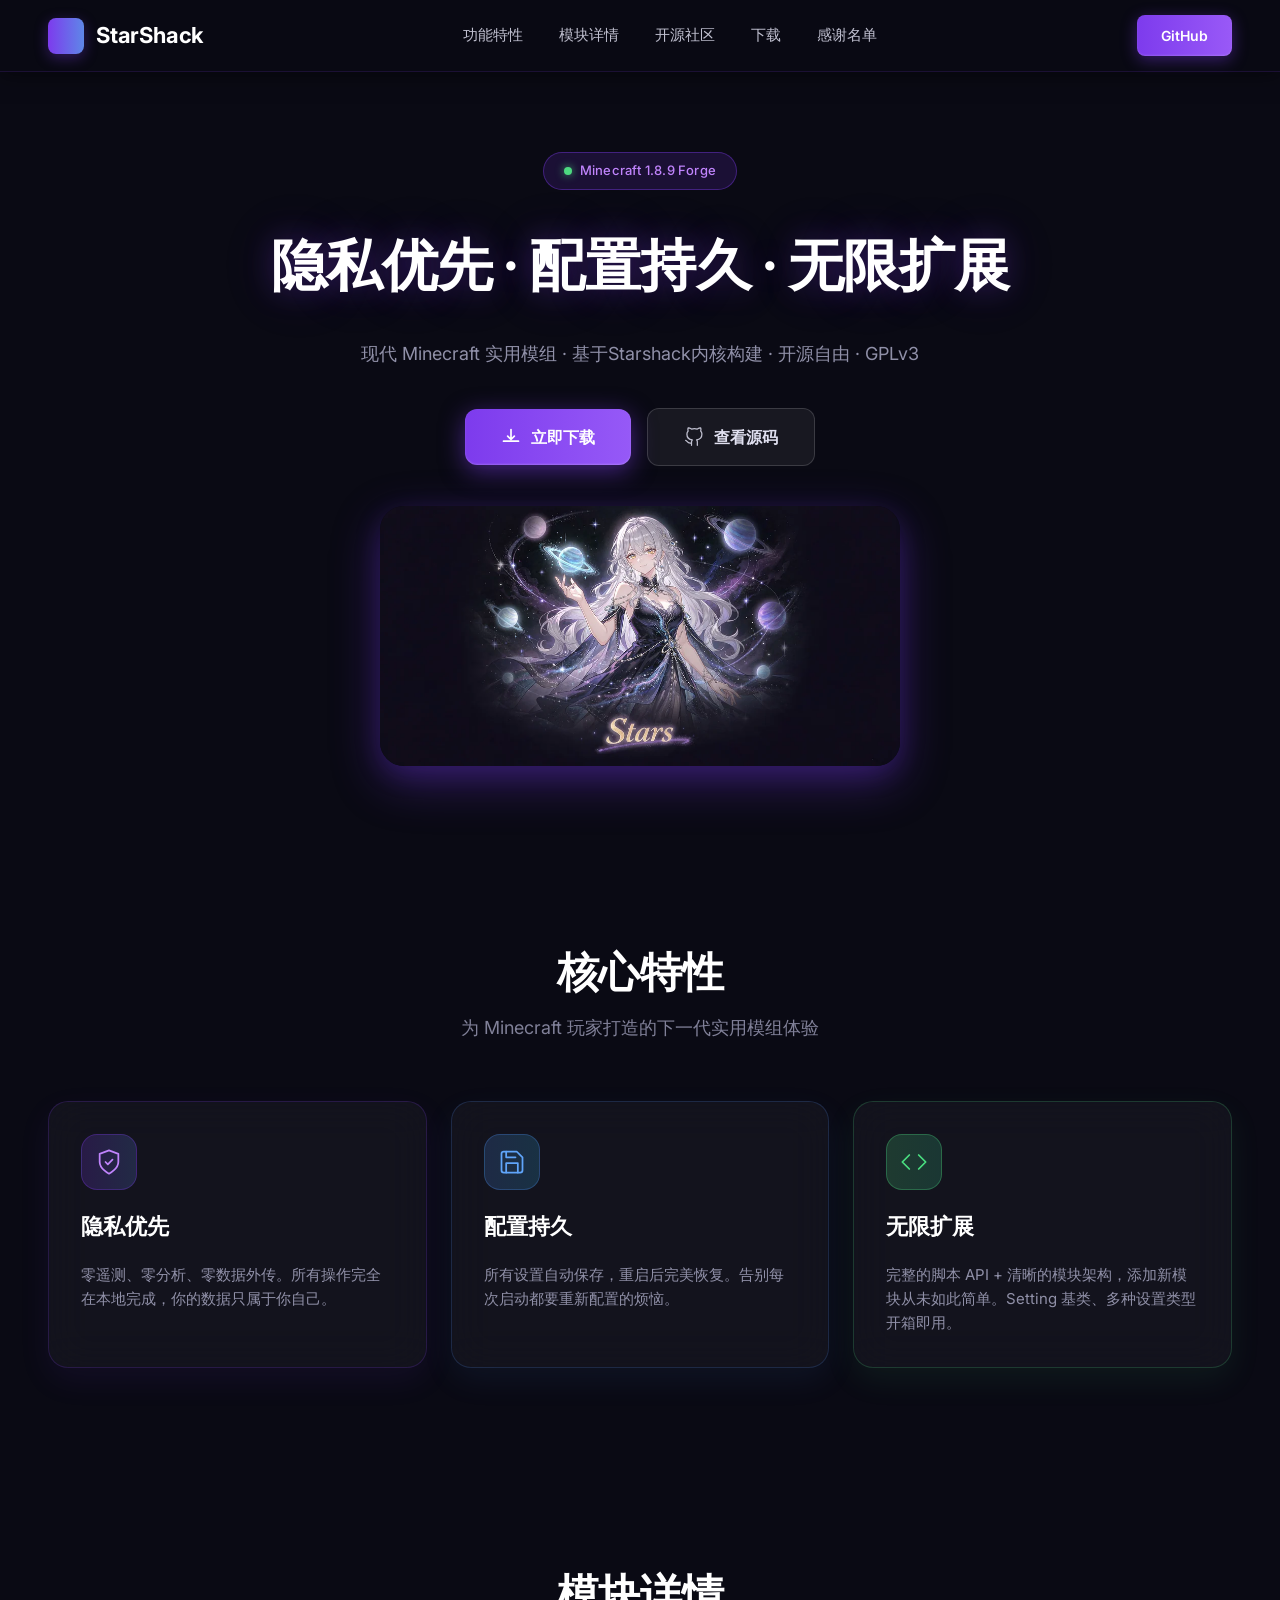
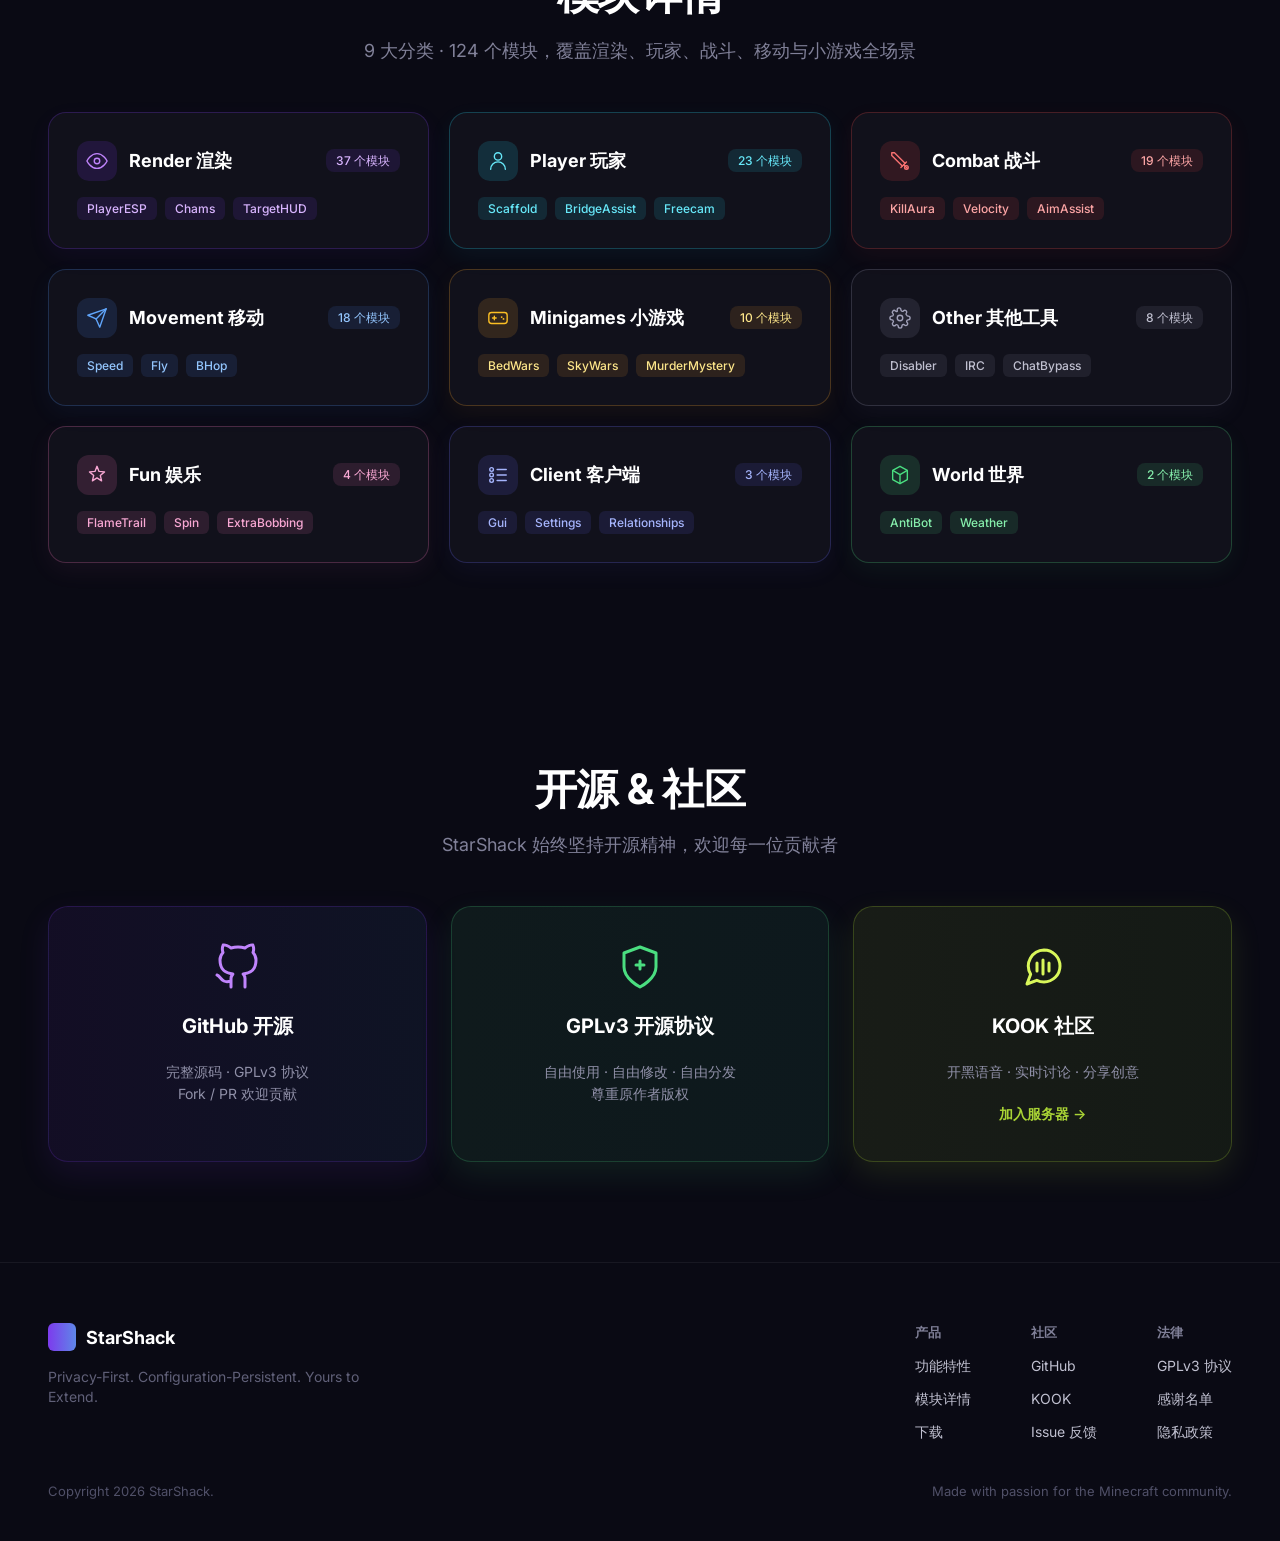
<file: index.html>
<!DOCTYPE html>
<html lang="zh-CN">
<head>
<meta charset="UTF-8" />
<meta name="viewport" content="width=device-width, initial-scale=1" />
<title>StarShack — 隐私优先 · 配置持久 · 无限扩展</title>
<meta name="description" content="StarShack — 面向 Minecraft 1.8.9 Forge 的现代实用模组。隐私优先、配置持久、无限扩展，GPLv3 开源。" />
<link rel="canonical" href="https://vliantwo.github.io/starshack-site/" />
<meta name="theme-color" content="#0A0A14" />
<meta property="og:type" content="website" />
<meta property="og:site_name" content="StarShack" />
<meta property="og:locale" content="zh_CN" />
<meta property="og:title" content="StarShack — 隐私优先 · 配置持久 · 无限扩展" />
<meta property="og:description" content="StarShack — 面向 Minecraft 1.8.9 Forge 的现代实用模组。隐私优先、配置持久、无限扩展，GPLv3 开源。" />
<meta property="og:url" content="https://vliantwo.github.io/starshack-site/" />
<meta property="og:image" content="https://vliantwo.github.io/starshack-site/assets/og-image.jpg" />
<meta property="og:image:width" content="1200" />
<meta property="og:image:height" content="630" />
<meta property="og:image:alt" content="StarShack — 隐私优先 · 配置持久 · 无限扩展" />
<meta name="twitter:card" content="summary_large_image" />
<meta name="twitter:title" content="StarShack — 隐私优先 · 配置持久 · 无限扩展" />
<meta name="twitter:description" content="StarShack — 面向 Minecraft 1.8.9 Forge 的现代实用模组。隐私优先、配置持久、无限扩展，GPLv3 开源。" />
<meta name="twitter:image" content="https://vliantwo.github.io/starshack-site/assets/og-image.jpg" />
<link rel="icon" type="image/png" href="assets/favicon.png" />
<link rel="apple-touch-icon" href="assets/favicon.png" />
<link rel="preconnect" href="https://fonts.googleapis.com" />
<link rel="preconnect" href="https://fonts.gstatic.com" crossorigin />
<link href="https://fonts.googleapis.com/css2?family=Inter:wght@400;500;600;700&display=swap" rel="stylesheet" />
<link rel="stylesheet" href="styles.css" />
</head>
<body>

<!-- ============ HEADER ============ -->
<header class="header" id="header">
  <a class="logo-area" href="#top" aria-label="StarShack 首页">
    <span class="logo-icon"></span>
    <span class="logo-text">StarShack</span>
  </a>

  <nav class="nav-links" id="site-nav">
    <a href="#features">功能特性</a>
    <a href="#modules">模块详情</a>
    <a href="#community">开源社区</a>
    <a href="download.html">下载</a>
    <a href="credits.html">感谢名单</a>
  </nav>

  <button class="nav-toggle" type="button" aria-label="打开导航菜单" aria-expanded="false" aria-controls="site-nav">
    <span class="nav-toggle-bar"></span>
    <span class="nav-toggle-bar"></span>
    <span class="nav-toggle-bar"></span>
  </button>

  <a class="header-cta" href="https://github.com/vliantwo/Starshack" target="_blank" rel="noopener">GitHub</a>
</header>

<!-- ============ HERO ============ -->
<section class="hero" id="top">
  <div class="badge">
    <span class="badge-dot"></span>
    <span class="badge-text">Minecraft 1.8.9 Forge</span>
  </div>

  <h1 class="hero-title">隐私优先 · 配置持久 · 无限扩展</h1>

  <p class="hero-subtitle">
    现代 Minecraft 实用模组 · 基于Starshack内核构建 · 开源自由 · GPLv3
  </p>

  <div class="hero-ctas">
    <a class="btn btn-primary" href="download.html">
      <svg class="ico" viewBox="0 0 24 24" fill="none" aria-hidden="true">
        <path d="M12 3v12m0 0l-4-4m4 4l4-4M3 17h18" stroke="currentColor" stroke-width="2" stroke-linecap="round" stroke-linejoin="round"/>
      </svg>
      <span>立即下载</span>
    </a>
    <a class="btn btn-secondary" href="https://github.com/vliantwo/Starshack" target="_blank" rel="noopener">
      <svg class="ico" viewBox="0 0 24 24" fill="none" aria-hidden="true">
        <path d="M9 19c-5 1.5-5-2.5-7-3m14 6v-3.87a3.37 3.37 0 0 0-.94-2.61c3.14-.35 6.44-1.54 6.44-7A5.44 5.44 0 0 0 20 4.77 5.07 5.07 0 0 0 19.91 1S18.73.65 16 2.48a13.38 13.38 0 0 0-7 0C6.27.65 5.09 1 5.09 1A5.07 5.07 0 0 0 5 4.77a5.44 5.44 0 0 0-1.5 3.78c0 5.42 3.3 6.61 6.44 7A3.37 3.37 0 0 0 9 18.13V22" stroke="currentColor" stroke-width="1.5" stroke-linecap="round" stroke-linejoin="round"/>
      </svg>
      <span>查看源码</span>
    </a>
  </div>

  <div class="hero-logo">
    <picture>
      <source srcset="assets/hero-logo.webp" type="image/webp" />
      <img src="assets/hero-logo.png" alt="StarShack Logo" width="1024" height="512" />
    </picture>
  </div>
</section>

<!-- ============ FEATURES ============ -->
<section class="section features" id="features">
  <div class="section-header">
    <h2 class="section-title">核心特性</h2>
    <p class="section-subtitle">为 Minecraft 玩家打造的下一代实用模组体验</p>
  </div>

  <div class="features-grid">
    <article class="feature-card reveal" style="--accent:#7D3BED; --accent-2:#5E87E8; --icon:#C084FC;">
      <div class="icon-wrapper">
        <svg class="icon-28" viewBox="0 0 24 24" fill="none" aria-hidden="true">
          <path d="M12 22s8-4 8-10V5l-8-3-8 3v7c0 6 8 10 8 10z" stroke="currentColor" stroke-width="1.5" stroke-linecap="round" stroke-linejoin="round"/>
          <path d="M9 12l2 2 4-4" stroke="currentColor" stroke-width="1.5" stroke-linecap="round" stroke-linejoin="round"/>
        </svg>
      </div>
      <h3 class="feature-title">隐私优先</h3>
      <p class="feature-desc">零遥测、零分析、零数据外传。所有操作完全在本地完成，你的数据只属于你自己。</p>
    </article>

    <article class="feature-card reveal" style="--accent:#4A87E8; --accent-2:#33ABDE; --icon:#60A5FA;">
      <div class="icon-wrapper">
        <svg class="icon-28" viewBox="0 0 24 24" fill="none" aria-hidden="true">
          <path d="M19 21H5a2 2 0 01-2-2V5a2 2 0 012-2h11l5 5v11a2 2 0 01-2 2z" stroke="currentColor" stroke-width="1.5" stroke-linecap="round" stroke-linejoin="round"/>
          <polyline points="17,21 17,13 7,13 7,21" stroke="currentColor" stroke-width="1.5" stroke-linecap="round" stroke-linejoin="round"/>
          <polyline points="7,3 7,8 15,8" stroke="currentColor" stroke-width="1.5" stroke-linecap="round" stroke-linejoin="round"/>
        </svg>
      </div>
      <h3 class="feature-title">配置持久</h3>
      <p class="feature-desc">所有设置自动保存，重启后完美恢复。告别每次启动都要重新配置的烦恼。</p>
    </article>

    <article class="feature-card reveal" style="--accent:#4DD980; --accent-2:#38C78D; --icon:#4ADE80;">
      <div class="icon-wrapper">
        <svg class="icon-28" viewBox="0 0 24 24" fill="none" aria-hidden="true">
          <polyline points="16,18 22,12 16,6" stroke="currentColor" stroke-width="1.5" stroke-linecap="round" stroke-linejoin="round"/>
          <polyline points="8,6 2,12 8,18" stroke="currentColor" stroke-width="1.5" stroke-linecap="round" stroke-linejoin="round"/>
        </svg>
      </div>
      <h3 class="feature-title">无限扩展</h3>
      <p class="feature-desc">完整的脚本 API + 清晰的模块架构，添加新模块从未如此简单。Setting 基类、多种设置类型开箱即用。</p>
    </article>
  </div>
</section>

<!-- ============ MODULES ============ -->
<section class="section modules" id="modules">
  <div class="section-header">
    <h2 class="section-title">模块详情</h2>
    <p class="section-subtitle">9 大分类 · 124 个模块，覆盖渲染、玩家、战斗、移动与小游戏全场景</p>
  </div>

  <div class="modules-grid">
    <article class="module-card reveal" style="--accent:#7D3BED; --tag-fg:#D8B4FE;">
      <div class="card-top">
        <div class="icon-box">
          <svg class="icon-22" viewBox="0 0 24 24" fill="none" aria-hidden="true">
            <path d="M1 12s4-8 11-8 11 8 11 8-4 8-11 8-11-8-11-8z" stroke="currentColor" stroke-width="1.5" stroke-linecap="round" stroke-linejoin="round"/>
            <circle cx="12" cy="12" r="3" stroke="currentColor" stroke-width="1.5"/>
          </svg>
        </div>
        <h3 class="module-title">Render 渲染</h3>
        <span class="module-count">37 个模块</span>
      </div>
      <div class="tags">
        <span class="tag">PlayerESP</span>
        <span class="tag">Chams</span>
        <span class="tag">TargetHUD</span>
      </div>
    </article>

    <article class="module-card reveal" style="--accent:#22D3EE; --tag-fg:#67E8F9;">
      <div class="card-top">
        <div class="icon-box">
          <svg class="icon-22" viewBox="0 0 24 24" fill="none" aria-hidden="true">
            <path d="M12 11a4 4 0 1 0 0-8 4 4 0 0 0 0 8z" stroke="currentColor" stroke-width="1.5" stroke-linejoin="round"/>
            <path d="M4 21a8 8 0 0 1 16 0" stroke="currentColor" stroke-width="1.5" stroke-linecap="round"/>
          </svg>
        </div>
        <h3 class="module-title">Player 玩家</h3>
        <span class="module-count">23 个模块</span>
      </div>
      <div class="tags">
        <span class="tag">Scaffold</span>
        <span class="tag">BridgeAssist</span>
        <span class="tag">Freecam</span>
      </div>
    </article>

    <article class="module-card reveal" style="--accent:#E84545; --tag-fg:#FCA5A5;">
      <div class="card-top">
        <div class="icon-box">
          <svg class="icon-22" viewBox="0 0 24 24" fill="none" aria-hidden="true">
            <path d="M14.5 17.5L3 6V3h3l11.5 11.5" stroke="currentColor" stroke-width="1.5" stroke-linecap="round" stroke-linejoin="round"/>
            <path d="M13 19l6-6" stroke="currentColor" stroke-width="1.5" stroke-linecap="round"/>
            <path d="M16 16l4 4" stroke="currentColor" stroke-width="1.5" stroke-linecap="round"/>
            <path d="M19 21a2 2 0 100-4 2 2 0 000 4z" stroke="currentColor" stroke-width="1.5"/>
          </svg>
        </div>
        <h3 class="module-title">Combat 战斗</h3>
        <span class="module-count">19 个模块</span>
      </div>
      <div class="tags">
        <span class="tag">KillAura</span>
        <span class="tag">Velocity</span>
        <span class="tag">AimAssist</span>
      </div>
    </article>

    <article class="module-card reveal" style="--accent:#4A87E8; --tag-fg:#93C5FD;">
      <div class="card-top">
        <div class="icon-box">
          <svg class="icon-22" viewBox="0 0 24 24" fill="none" aria-hidden="true">
            <path d="M22 2L11 13" stroke="currentColor" stroke-width="1.5" stroke-linecap="round" stroke-linejoin="round"/>
            <path d="M22 2l-7 20-4-9-9-4 20-7z" stroke="currentColor" stroke-width="1.5" stroke-linecap="round" stroke-linejoin="round"/>
          </svg>
        </div>
        <h3 class="module-title">Movement 移动</h3>
        <span class="module-count">18 个模块</span>
      </div>
      <div class="tags">
        <span class="tag">Speed</span>
        <span class="tag">Fly</span>
        <span class="tag">BHop</span>
      </div>
    </article>

    <article class="module-card reveal" style="--accent:#F29E29; --tag-fg:#FDE68A;">
      <div class="card-top">
        <div class="icon-box">
          <svg class="icon-22" viewBox="0 0 24 24" fill="none" aria-hidden="true">
            <path d="M5 6h14a3 3 0 0 1 3 3v6a3 3 0 0 1-3 3H5a3 3 0 0 1-3-3V9a3 3 0 0 1 3-3z" stroke="currentColor" stroke-width="1.5" stroke-linejoin="round"/>
            <path d="M6 12h4M8 10v4" stroke="currentColor" stroke-width="1.5" stroke-linecap="round"/>
            <path d="M16 11h.01M18 13h.01" stroke="currentColor" stroke-width="2" stroke-linecap="round"/>
          </svg>
        </div>
        <h3 class="module-title">Minigames 小游戏</h3>
        <span class="module-count">10 个模块</span>
      </div>
      <div class="tags">
        <span class="tag">BedWars</span>
        <span class="tag">SkyWars</span>
        <span class="tag">MurderMystery</span>
      </div>
    </article>

    <article class="module-card reveal" style="--accent:#8C8CA6; --tag-fg:#C0C0D0;">
      <div class="card-top">
        <div class="icon-box">
          <svg class="icon-22" viewBox="0 0 24 24" fill="none" aria-hidden="true">
            <circle cx="12" cy="12" r="3" stroke="currentColor" stroke-width="1.5"/>
            <path d="M19.4 15a1.65 1.65 0 00.33 1.82l.06.06a2 2 0 010 2.83 2 2 0 01-2.83 0l-.06-.06a1.65 1.65 0 00-1.82-.33 1.65 1.65 0 00-1 1.51V21a2 2 0 01-4 0v-.09A1.65 1.65 0 009 19.4a1.65 1.65 0 00-1.82.33l-.06.06a2 2 0 01-2.83-2.83l.06-.06A1.65 1.65 0 004.68 15a1.65 1.65 0 00-1.51-1H3a2 2 0 010-4h.09A1.65 1.65 0 004.6 9a1.65 1.65 0 00-.33-1.82l-.06-.06a2 2 0 112.83-2.83l.06.06A1.65 1.65 0 009 4.68V3a2 2 0 014 0v.09a1.65 1.65 0 001 1.51 1.65 1.65 0 001.82-.33l.06-.06a2 2 0 012.83 2.83l-.06.06A1.65 1.65 0 0019.4 9a1.65 1.65 0 001.51 1H21a2 2 0 010 4h-.09a1.65 1.65 0 00-1.51 1z" stroke="currentColor" stroke-width="1.5"/>
          </svg>
        </div>
        <h3 class="module-title">Other 其他工具</h3>
        <span class="module-count">8 个模块</span>
      </div>
      <div class="tags">
        <span class="tag">Disabler</span>
        <span class="tag">IRC</span>
        <span class="tag">ChatBypass</span>
      </div>
    </article>

    <article class="module-card reveal" style="--accent:#F472B6; --tag-fg:#F9A8D4;">
      <div class="card-top">
        <div class="icon-box">
          <svg class="icon-22" viewBox="0 0 24 24" fill="none" aria-hidden="true">
            <path d="M12 2.5l2.2 5.6 6 .5-4.6 3.9 1.4 5.9L12 15.2l-5 3.2 1.4-5.9L3.8 8.6l6-.5z" stroke="currentColor" stroke-width="1.5" stroke-linejoin="round"/>
          </svg>
        </div>
        <h3 class="module-title">Fun 娱乐</h3>
        <span class="module-count">4 个模块</span>
      </div>
      <div class="tags">
        <span class="tag">FlameTrail</span>
        <span class="tag">Spin</span>
        <span class="tag">ExtraBobbing</span>
      </div>
    </article>

    <article class="module-card reveal" style="--accent:#6366F1; --tag-fg:#A5B4FC;">
      <div class="card-top">
        <div class="icon-box">
          <svg class="icon-22" viewBox="0 0 24 24" fill="none" aria-hidden="true">
            <circle cx="5" cy="6" r="2" stroke="currentColor" stroke-width="1.5"/>
            <circle cx="5" cy="12" r="2" stroke="currentColor" stroke-width="1.5"/>
            <circle cx="5" cy="18" r="2" stroke="currentColor" stroke-width="1.5"/>
            <path d="M11 6h10M11 12h10M11 18h10" stroke="currentColor" stroke-width="1.5" stroke-linecap="round"/>
          </svg>
        </div>
        <h3 class="module-title">Client 客户端</h3>
        <span class="module-count">3 个模块</span>
      </div>
      <div class="tags">
        <span class="tag">Gui</span>
        <span class="tag">Settings</span>
        <span class="tag">Relationships</span>
      </div>
    </article>

    <article class="module-card reveal" style="--accent:#4DD980; --tag-fg:#86EFAC;">
      <div class="card-top">
        <div class="icon-box">
          <svg class="icon-22" viewBox="0 0 24 24" fill="none" aria-hidden="true">
            <path d="M12 2.5l8 4.5v10l-8 4.5L4 17V7z" stroke="currentColor" stroke-width="1.5" stroke-linejoin="round"/>
            <path d="M4 7l8 4.5 8-4.5M12 11.5V21.5" stroke="currentColor" stroke-width="1.5" stroke-linejoin="round"/>
          </svg>
        </div>
        <h3 class="module-title">World 世界</h3>
        <span class="module-count">2 个模块</span>
      </div>
      <div class="tags">
        <span class="tag">AntiBot</span>
        <span class="tag">Weather</span>
      </div>
    </article>
  </div>
</section>

<!-- ============ COMMUNITY ============ -->
<section class="section community" id="community">
  <div class="section-header">
    <h2 class="section-title">开源 &amp; 社区</h2>
    <p class="section-subtitle">StarShack 始终坚持开源精神，欢迎每一位贡献者</p>
  </div>

  <div class="community-cards">
    <article class="community-card reveal" style="--accent:#7D3BED; --accent-2:#4A87E8;">
      <svg class="icon-48" viewBox="0 0 24 24" fill="none" aria-hidden="true" style="color:#C084FC">
        <path d="M9 19c-5 1.5-5-2.5-7-3m14 6v-3.87a3.37 3.37 0 0 0-.94-2.61c3.14-.35 6.44-1.54 6.44-7A5.44 5.44 0 0 0 20 4.77 5.07 5.07 0 0 0 19.91 1S18.73.65 16 2.48a13.38 13.38 0 0 0-7 0C6.27.65 5.09 1 5.09 1A5.07 5.07 0 0 0 5 4.77a5.44 5.44 0 0 0-1.5 3.78c0 5.42 3.3 6.61 6.44 7A3.37 3.37 0 0 0 9 18.13V22" stroke="currentColor" stroke-width="1.5" stroke-linecap="round" stroke-linejoin="round"/>
      </svg>
      <h3 class="community-title">GitHub 开源</h3>
      <p class="community-desc">完整源码 · GPLv3 协议<br />Fork / PR 欢迎贡献</p>
    </article>

    <article class="community-card reveal" style="--accent:#4DD980; --accent-2:#38C78D;">
      <svg class="icon-48" viewBox="0 0 24 24" fill="none" aria-hidden="true" style="color:#4ADE80">
        <path d="M12 22s8-4 8-10V5l-8-3-8 3v7c0 6 8 10 8 10z" stroke="currentColor" stroke-width="1.5" stroke-linecap="round" stroke-linejoin="round"/>
        <path d="M10 11h4M12 9v4" stroke="currentColor" stroke-width="1.5" stroke-linecap="round"/>
      </svg>
      <h3 class="community-title">GPLv3 开源协议</h3>
      <p class="community-desc">自由使用 · 自由修改 · 自由分发<br />尊重原作者版权</p>
    </article>

    <a class="community-card reveal" href="https://kook.vip/v1yDjC" target="_blank" rel="noopener" style="--accent:#C3F53B; --accent-2:#8FD42A;">
      <svg class="icon-48" viewBox="0 0 24 24" fill="none" aria-hidden="true" style="color:#D9F75A">
        <path d="M20.5 11.5a8 8 0 0 1-8 8 8.4 8.4 0 0 1-3.6-.83L4 20.5l1.83-4.9A8 8 0 0 1 12.5 3.5a8 8 0 0 1 8 8z" stroke="currentColor" stroke-width="1.5" stroke-linecap="round" stroke-linejoin="round"/>
        <path d="M9 10v4M12 8.5v7M15 10v4" stroke="currentColor" stroke-width="1.5" stroke-linecap="round"/>
      </svg>
      <h3 class="community-title">KOOK 社区</h3>
      <p class="community-desc">开黑语音 · 实时讨论 · 分享创意</p>
      <span class="community-cta">加入服务器 →</span>
    </a>
  </div>
</section>

<!-- ============ FOOTER ============ -->
<footer class="footer">
  <div class="footer-main">
    <div class="brand-column">
      <div class="footer-logo-area">
        <span class="footer-logo-icon"></span>
        <span class="footer-logo-text">StarShack</span>
      </div>
      <p class="footer-tagline">Privacy-First. Configuration-Persistent. Yours to Extend.</p>
    </div>

    <div class="links-columns">
      <div class="link-col">
        <span class="link-col-title">产品</span>
        <a href="#features">功能特性</a>
        <a href="#modules">模块详情</a>
        <a href="download.html">下载</a>
      </div>
      <div class="link-col">
        <span class="link-col-title">社区</span>
        <a href="https://github.com/vliantwo/Starshack" target="_blank" rel="noopener">GitHub</a>
        <a href="https://kook.vip/v1yDjC" target="_blank" rel="noopener">KOOK</a>
        <a href="https://github.com/vliantwo/Starshack/issues" target="_blank" rel="noopener">Issue 反馈</a>
      </div>
      <div class="link-col">
        <span class="link-col-title">法律</span>
        <a href="https://www.gnu.org/licenses/gpl-3.0.html" target="_blank" rel="noopener">GPLv3 协议</a>
        <a href="credits.html">感谢名单</a>
        <a href="privacy.html">隐私政策</a>
      </div>
    </div>
  </div>

  <div class="footer-bottom">
    <span>Copyright 2026 StarShack.</span>
    <span>Made with passion for the Minecraft community.</span>
  </div>
</footer>

<script src="app.js"></script>
</body>
</html>
</file>
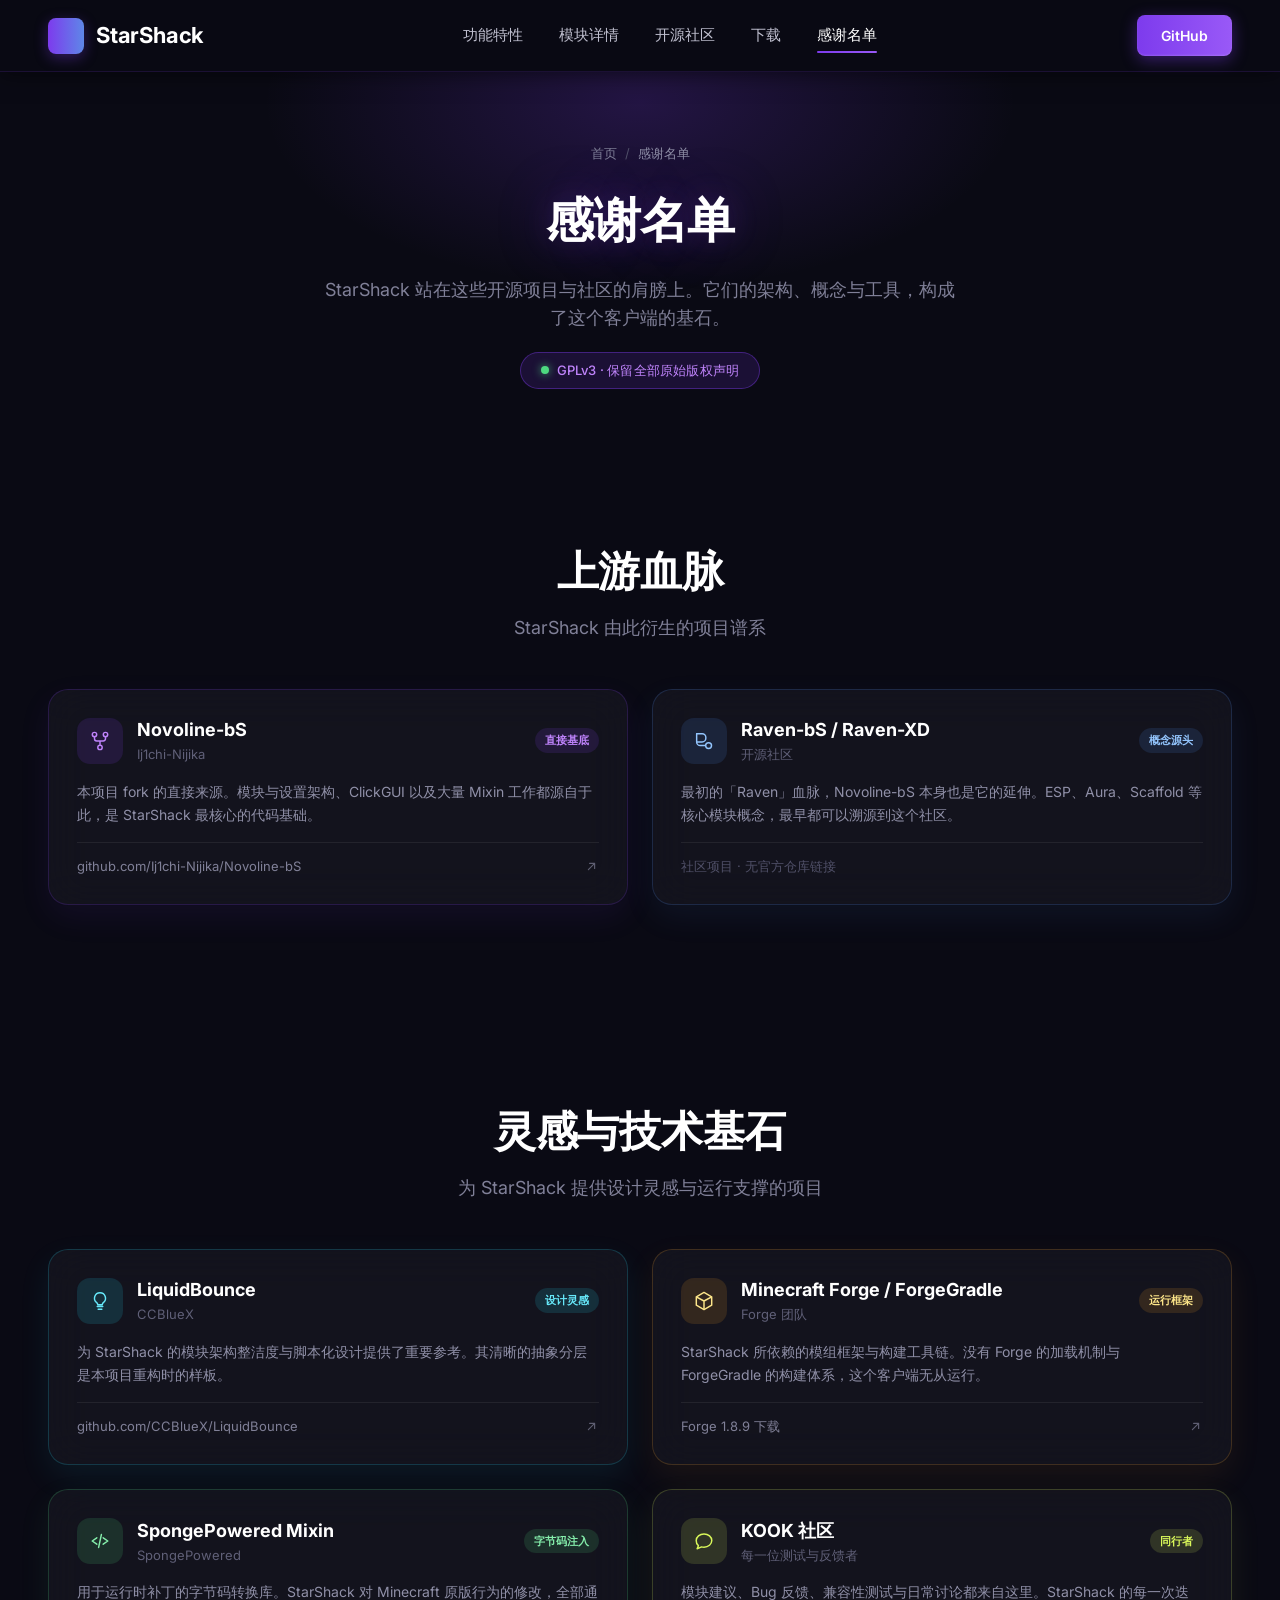
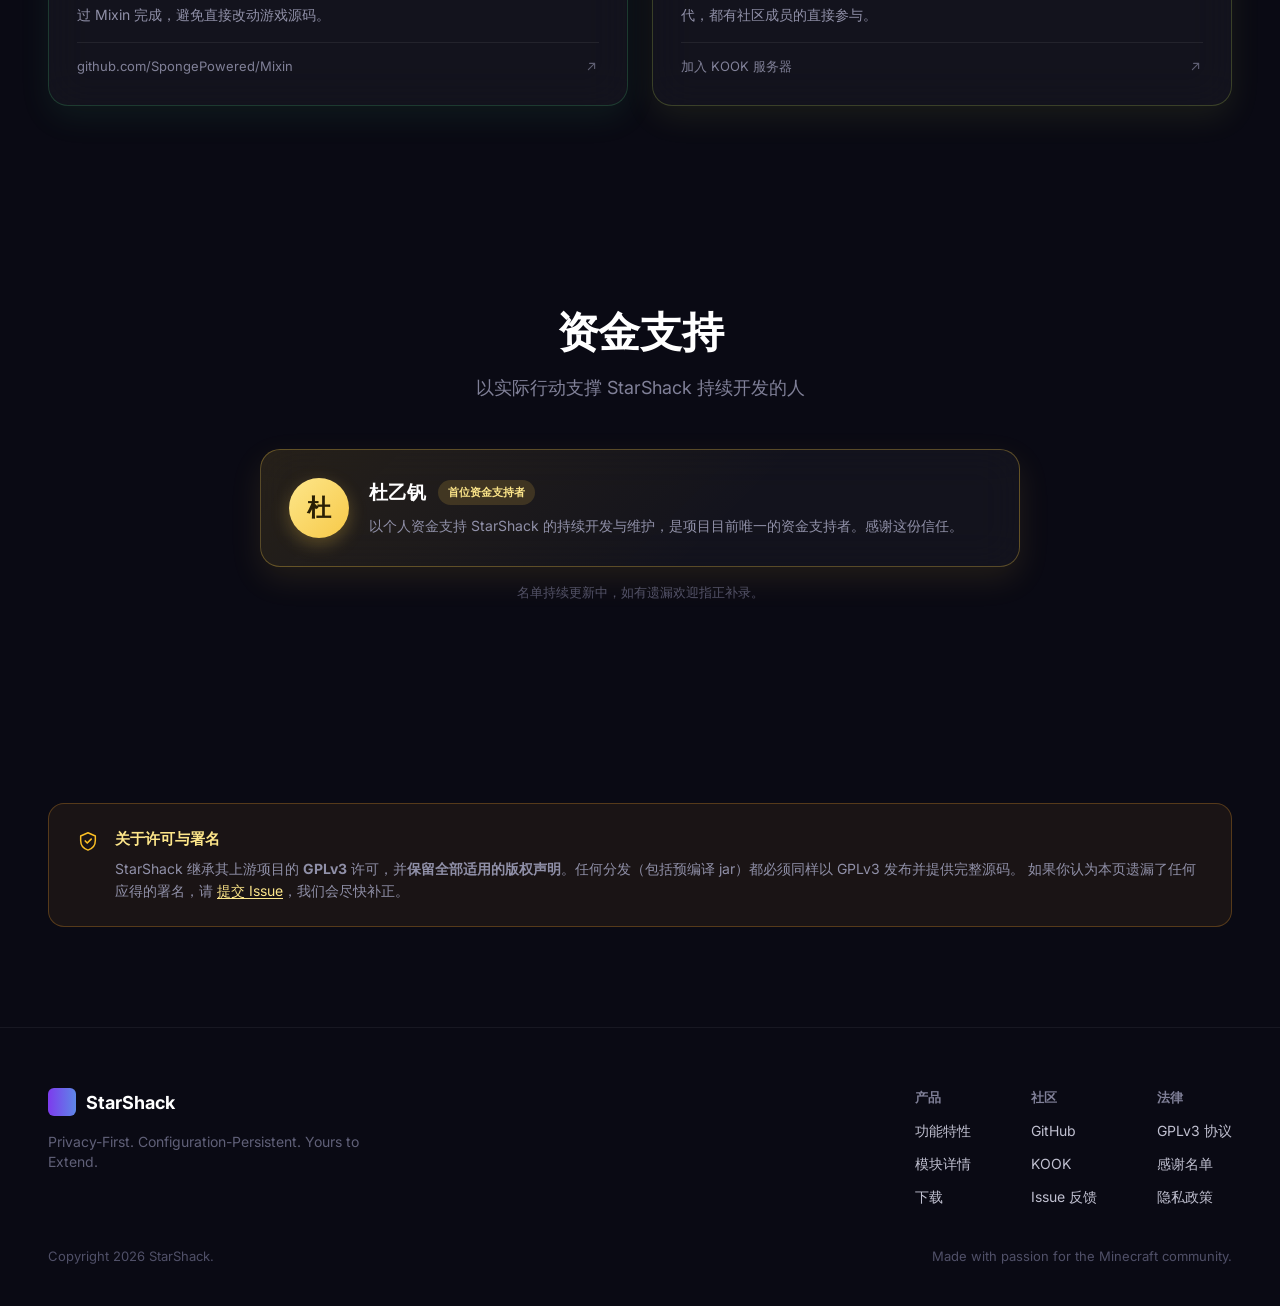
<file: credits.html>
<!DOCTYPE html>
<html lang="zh-CN">
<head>
<meta charset="UTF-8" />
<meta name="viewport" content="width=device-width, initial-scale=1" />
<title>感谢名单 — StarShack</title>
<meta name="description" content="StarShack 的感谢名单：Novoline-bS、Raven-bS、LiquidBounce、Minecraft Forge、SpongePowered Mixin 与 KOOK 社区。GPLv3 开源，保留全部原始版权声明。" />
<link rel="canonical" href="https://vliantwo.github.io/starshack-site/credits.html" />
<meta name="theme-color" content="#0A0A14" />
<meta property="og:type" content="website" />
<meta property="og:site_name" content="StarShack" />
<meta property="og:locale" content="zh_CN" />
<meta property="og:title" content="感谢名单 — StarShack" />
<meta property="og:description" content="StarShack 的感谢名单：Novoline-bS、Raven-bS、LiquidBounce、Minecraft Forge、SpongePowered Mixin 与 KOOK 社区。GPLv3 开源，保留全部原始版权声明。" />
<meta property="og:url" content="https://vliantwo.github.io/starshack-site/credits.html" />
<meta property="og:image" content="https://vliantwo.github.io/starshack-site/assets/og-image.jpg" />
<meta property="og:image:width" content="1200" />
<meta property="og:image:height" content="630" />
<meta property="og:image:alt" content="StarShack — 隐私优先 · 配置持久 · 无限扩展" />
<meta name="twitter:card" content="summary_large_image" />
<meta name="twitter:title" content="感谢名单 — StarShack" />
<meta name="twitter:description" content="StarShack 的感谢名单：Novoline-bS、Raven-bS、LiquidBounce、Minecraft Forge、SpongePowered Mixin 与 KOOK 社区。GPLv3 开源，保留全部原始版权声明。" />
<meta name="twitter:image" content="https://vliantwo.github.io/starshack-site/assets/og-image.jpg" />
<link rel="icon" type="image/png" href="assets/favicon.png" />
<link rel="apple-touch-icon" href="assets/favicon.png" />
<link rel="preconnect" href="https://fonts.googleapis.com" />
<link rel="preconnect" href="https://fonts.gstatic.com" crossorigin />
<link href="https://fonts.googleapis.com/css2?family=Inter:wght@400;500;600;700&display=swap" rel="stylesheet" />
<link rel="stylesheet" href="styles.css" />
<link rel="stylesheet" href="pages.css" />
</head>
<body>

<!-- ============ HEADER ============ -->
<header class="header" id="header">
  <a class="logo-area" href="index.html" aria-label="StarShack 首页">
    <span class="logo-icon"></span>
    <span class="logo-text">StarShack</span>
  </a>

  <nav class="nav-links" id="site-nav">
    <a href="index.html#features">功能特性</a>
    <a href="index.html#modules">模块详情</a>
    <a href="index.html#community">开源社区</a>
    <a href="download.html">下载</a>
    <a href="credits.html" class="is-active">感谢名单</a>
  </nav>

  <button class="nav-toggle" type="button" aria-label="打开导航菜单" aria-expanded="false" aria-controls="site-nav">
    <span class="nav-toggle-bar"></span>
    <span class="nav-toggle-bar"></span>
    <span class="nav-toggle-bar"></span>
  </button>

  <a class="header-cta" href="https://github.com/vliantwo/Starshack" target="_blank" rel="noopener">GitHub</a>
</header>

<!-- ============ PAGE HERO ============ -->
<section class="page-hero">
  <nav class="breadcrumb" aria-label="面包屑">
    <a href="index.html">首页</a>
    <span class="sep">/</span>
    <span class="current">感谢名单</span>
  </nav>

  <h1 class="page-title">感谢名单</h1>

  <p class="page-subtitle">
    StarShack 站在这些开源项目与社区的肩膀上。它们的架构、概念与工具，构成了这个客户端的基石。
  </p>

  <div class="badge">
    <span class="badge-dot"></span>
    <span class="badge-text">GPLv3 · 保留全部原始版权声明</span>
  </div>
</section>

<!-- ============ 上游血脉 ============ -->
<section class="section" id="upstream">
  <div class="section-header">
    <h2 class="section-title">上游血脉</h2>
    <p class="section-subtitle">StarShack 由此衍生的项目谱系</p>
  </div>

  <div class="credit-grid">
    <!-- Novoline-bS -->
    <article class="credit-card reveal" style="--accent:#7D3BED;">
      <div class="credit-card-top">
        <span class="credit-icon">
          <svg width="22" height="22" viewBox="0 0 24 24" fill="none" aria-hidden="true">
            <circle cx="6" cy="5" r="2.4" stroke="currentColor" stroke-width="1.6"/>
            <circle cx="18" cy="5" r="2.4" stroke="currentColor" stroke-width="1.6"/>
            <circle cx="12" cy="19" r="2.4" stroke="currentColor" stroke-width="1.6"/>
            <path d="M6 7.4v2.2a2.4 2.4 0 002.4 2.4h7.2A2.4 2.4 0 0018 9.6V7.4M12 12v4.6" stroke="currentColor" stroke-width="1.6" stroke-linecap="round"/>
          </svg>
        </span>
        <div class="credit-heading">
          <span class="credit-name">Novoline-bS</span>
          <span class="credit-role">Ij1chi-Nijika</span>
        </div>
        <span class="credit-tag">直接基底</span>
      </div>

      <p class="credit-desc">
        本项目 fork 的直接来源。模块与设置架构、ClickGUI 以及大量 Mixin 工作都源自于此，是 StarShack 最核心的代码基础。
      </p>

      <a class="credit-link" href="https://github.com/Ij1chi-Nijika/Novoline-bS" target="_blank" rel="noopener">
        <span>github.com/Ij1chi-Nijika/Novoline-bS</span>
        <svg class="ico" viewBox="0 0 24 24" fill="none" aria-hidden="true">
          <path d="M7 17L17 7m0 0H9m8 0v8" stroke="currentColor" stroke-width="1.8" stroke-linecap="round" stroke-linejoin="round"/>
        </svg>
      </a>
    </article>

    <!-- Raven-bS -->
    <article class="credit-card reveal" style="--accent:#4A87E8;">
      <div class="credit-card-top">
        <span class="credit-icon">
          <svg width="22" height="22" viewBox="0 0 24 24" fill="none" aria-hidden="true">
            <path d="M4 4v9a4 4 0 004 4h5" stroke="currentColor" stroke-width="1.6" stroke-linecap="round" stroke-linejoin="round"/>
            <path d="M4 4h6a4 4 0 014 4v1a4 4 0 01-4 4H4" stroke="currentColor" stroke-width="1.6" stroke-linecap="round" stroke-linejoin="round"/>
            <circle cx="17" cy="17" r="3.2" stroke="currentColor" stroke-width="1.6"/>
          </svg>
        </span>
        <div class="credit-heading">
          <span class="credit-name">Raven-bS / Raven-XD</span>
          <span class="credit-role">开源社区</span>
        </div>
        <span class="credit-tag">概念源头</span>
      </div>

      <p class="credit-desc">
        最初的「Raven」血脉，Novoline-bS 本身也是它的延伸。ESP、Aura、Scaffold 等核心模块概念，最早都可以溯源到这个社区。
      </p>

      <span class="credit-link is-static">
        <span>社区项目 · 无官方仓库链接</span>
      </span>
    </article>
  </div>
</section>

<!-- ============ 灵感与技术基石 ============ -->
<section class="section" id="foundation">
  <div class="section-header">
    <h2 class="section-title">灵感与技术基石</h2>
    <p class="section-subtitle">为 StarShack 提供设计灵感与运行支撑的项目</p>
  </div>

  <div class="credit-grid">
    <!-- LiquidBounce -->
    <article class="credit-card reveal" style="--accent:#22D3EE;">
      <div class="credit-card-top">
        <span class="credit-icon">
          <svg width="22" height="22" viewBox="0 0 24 24" fill="none" aria-hidden="true">
            <path d="M9 18h6m-5 3h4M12 3a6 6 0 00-3.6 10.8c.6.5.9 1.1 1 1.7l.1.5h5l.1-.5c.1-.6.4-1.2 1-1.7A6 6 0 0012 3z" stroke="currentColor" stroke-width="1.6" stroke-linecap="round" stroke-linejoin="round"/>
          </svg>
        </span>
        <div class="credit-heading">
          <span class="credit-name">LiquidBounce</span>
          <span class="credit-role">CCBlueX</span>
        </div>
        <span class="credit-tag">设计灵感</span>
      </div>

      <p class="credit-desc">
        为 StarShack 的模块架构整洁度与脚本化设计提供了重要参考。其清晰的抽象分层是本项目重构时的样板。
      </p>

      <a class="credit-link" href="https://github.com/CCBlueX/LiquidBounce" target="_blank" rel="noopener">
        <span>github.com/CCBlueX/LiquidBounce</span>
        <svg class="ico" viewBox="0 0 24 24" fill="none" aria-hidden="true">
          <path d="M7 17L17 7m0 0H9m8 0v8" stroke="currentColor" stroke-width="1.8" stroke-linecap="round" stroke-linejoin="round"/>
        </svg>
      </a>
    </article>

    <!-- Forge -->
    <article class="credit-card reveal" style="--accent:#F29E29;">
      <div class="credit-card-top">
        <span class="credit-icon">
          <svg width="22" height="22" viewBox="0 0 24 24" fill="none" aria-hidden="true">
            <path d="M12 2.6l8.4 4.8v9.2L12 21.4 3.6 16.6V7.4L12 2.6z" stroke="currentColor" stroke-width="1.6" stroke-linejoin="round"/>
            <path d="M12 12l8.4-4.6M12 12v9.4M12 12L3.6 7.4" stroke="currentColor" stroke-width="1.6" stroke-linejoin="round"/>
          </svg>
        </span>
        <div class="credit-heading">
          <span class="credit-name">Minecraft Forge / ForgeGradle</span>
          <span class="credit-role">Forge 团队</span>
        </div>
        <span class="credit-tag">运行框架</span>
      </div>

      <p class="credit-desc">
        StarShack 所依赖的模组框架与构建工具链。没有 Forge 的加载机制与 ForgeGradle 的构建体系，这个客户端无从运行。
      </p>

      <a class="credit-link" href="https://files.minecraftforge.net/net/minecraftforge/forge/index_1.8.9.html" target="_blank" rel="noopener">
        <span>Forge 1.8.9 下载</span>
        <svg class="ico" viewBox="0 0 24 24" fill="none" aria-hidden="true">
          <path d="M7 17L17 7m0 0H9m8 0v8" stroke="currentColor" stroke-width="1.8" stroke-linecap="round" stroke-linejoin="round"/>
        </svg>
      </a>
    </article>

    <!-- Mixin -->
    <article class="credit-card reveal" style="--accent:#4DD980;">
      <div class="credit-card-top">
        <span class="credit-icon">
          <svg width="22" height="22" viewBox="0 0 24 24" fill="none" aria-hidden="true">
            <path d="M8.5 8.5L3.5 12l5 3.5M15.5 8.5l5 3.5-5 3.5M13.5 5l-3 14" stroke="currentColor" stroke-width="1.6" stroke-linecap="round" stroke-linejoin="round"/>
          </svg>
        </span>
        <div class="credit-heading">
          <span class="credit-name">SpongePowered Mixin</span>
          <span class="credit-role">SpongePowered</span>
        </div>
        <span class="credit-tag">字节码注入</span>
      </div>

      <p class="credit-desc">
        用于运行时补丁的字节码转换库。StarShack 对 Minecraft 原版行为的修改，全部通过 Mixin 完成，避免直接改动游戏源码。
      </p>

      <a class="credit-link" href="https://github.com/SpongePowered/Mixin" target="_blank" rel="noopener">
        <span>github.com/SpongePowered/Mixin</span>
        <svg class="ico" viewBox="0 0 24 24" fill="none" aria-hidden="true">
          <path d="M7 17L17 7m0 0H9m8 0v8" stroke="currentColor" stroke-width="1.8" stroke-linecap="round" stroke-linejoin="round"/>
        </svg>
      </a>
    </article>

    <!-- KOOK 社区 -->
    <article class="credit-card reveal" style="--accent:#D9F75A;">
      <div class="credit-card-top">
        <span class="credit-icon">
          <svg width="22" height="22" viewBox="0 0 24 24" fill="none" aria-hidden="true">
            <path d="M20.5 11.5c0 4-3.8 7.2-8.5 7.2-.9 0-1.8-.1-2.6-.3L4.5 20.5l1.4-3.4A6.9 6.9 0 013.5 11.5C3.5 7.5 7.3 4.3 12 4.3s8.5 3.2 8.5 7.2z" stroke="currentColor" stroke-width="1.6" stroke-linecap="round" stroke-linejoin="round"/>
          </svg>
        </span>
        <div class="credit-heading">
          <span class="credit-name">KOOK 社区</span>
          <span class="credit-role">每一位测试与反馈者</span>
        </div>
        <span class="credit-tag">同行者</span>
      </div>

      <p class="credit-desc">
        模块建议、Bug 反馈、兼容性测试与日常讨论都来自这里。StarShack 的每一次迭代，都有社区成员的直接参与。
      </p>

      <a class="credit-link" href="https://kook.vip/v1yDjC" target="_blank" rel="noopener">
        <span>加入 KOOK 服务器</span>
        <svg class="ico" viewBox="0 0 24 24" fill="none" aria-hidden="true">
          <path d="M7 17L17 7m0 0H9m8 0v8" stroke="currentColor" stroke-width="1.8" stroke-linecap="round" stroke-linejoin="round"/>
        </svg>
      </a>
    </article>
  </div>
</section>

<!-- ============ 资金支持 ============ -->
<section class="section" id="sponsors">
  <div class="section-header">
    <h2 class="section-title">资金支持</h2>
    <p class="section-subtitle">以实际行动支撑 StarShack 持续开发的人</p>
  </div>

  <div class="sponsor-grid">
    <article class="sponsor-card reveal" style="--accent:#F7C948;">
      <span class="sponsor-avatar" aria-hidden="true">杜</span>

      <div class="sponsor-body">
        <div class="sponsor-heading">
          <span class="sponsor-name">杜乙钒</span>
          <span class="sponsor-tag">首位资金支持者</span>
        </div>
        <p class="sponsor-desc">
          以个人资金支持 StarShack 的持续开发与维护，是项目目前唯一的资金支持者。感谢这份信任。
        </p>
      </div>
    </article>

    <p class="sponsor-note">名单持续更新中，如有遗漏欢迎指正补录。</p>
  </div>
</section>

<!-- ============ 许可与署名 ============ -->
<section class="section" id="license">
  <div class="notice reveal">
    <span class="notice-icon">
      <svg width="22" height="22" viewBox="0 0 24 24" fill="none" aria-hidden="true">
        <path d="M12 3l8 3.5v5c0 5-3.4 9-8 10.5-4.6-1.5-8-5.5-8-10.5v-5L12 3z" stroke="currentColor" stroke-width="1.6" stroke-linejoin="round"/>
        <path d="M9 12l2.2 2.2L15.5 10" stroke="currentColor" stroke-width="1.8" stroke-linecap="round" stroke-linejoin="round"/>
      </svg>
    </span>
    <div class="notice-body">
      <span class="notice-title">关于许可与署名</span>
      <p class="notice-text">
        StarShack 继承其上游项目的 <strong>GPLv3</strong> 许可，并<strong>保留全部适用的版权声明</strong>。任何分发（包括预编译 jar）都必须同样以 GPLv3 发布并提供完整源码。
        如果你认为本页遗漏了任何应得的署名，请
        <a href="https://github.com/vliantwo/Starshack/issues" target="_blank" rel="noopener">提交 Issue</a>，我们会尽快补正。
      </p>
    </div>
  </div>
</section>

<!-- ============ FOOTER ============ -->
<footer class="footer">
  <div class="footer-main">
    <div class="brand-column">
      <div class="footer-logo-area">
        <span class="footer-logo-icon"></span>
        <span class="footer-logo-text">StarShack</span>
      </div>
      <p class="footer-tagline">Privacy-First. Configuration-Persistent. Yours to Extend.</p>
    </div>

    <div class="links-columns">
      <div class="link-col">
        <span class="link-col-title">产品</span>
        <a href="index.html#features">功能特性</a>
        <a href="index.html#modules">模块详情</a>
        <a href="download.html">下载</a>
      </div>
      <div class="link-col">
        <span class="link-col-title">社区</span>
        <a href="https://github.com/vliantwo/Starshack" target="_blank" rel="noopener">GitHub</a>
        <a href="https://kook.vip/v1yDjC" target="_blank" rel="noopener">KOOK</a>
        <a href="https://github.com/vliantwo/Starshack/issues" target="_blank" rel="noopener">Issue 反馈</a>
      </div>
      <div class="link-col">
        <span class="link-col-title">法律</span>
        <a href="https://www.gnu.org/licenses/gpl-3.0.html" target="_blank" rel="noopener">GPLv3 协议</a>
        <a href="credits.html">感谢名单</a>
        <a href="privacy.html">隐私政策</a>
      </div>
    </div>
  </div>

  <div class="footer-bottom">
    <span>Copyright 2026 StarShack.</span>
    <span>Made with passion for the Minecraft community.</span>
  </div>
</footer>

<script src="app.js"></script>
</body>
</html>
</file>
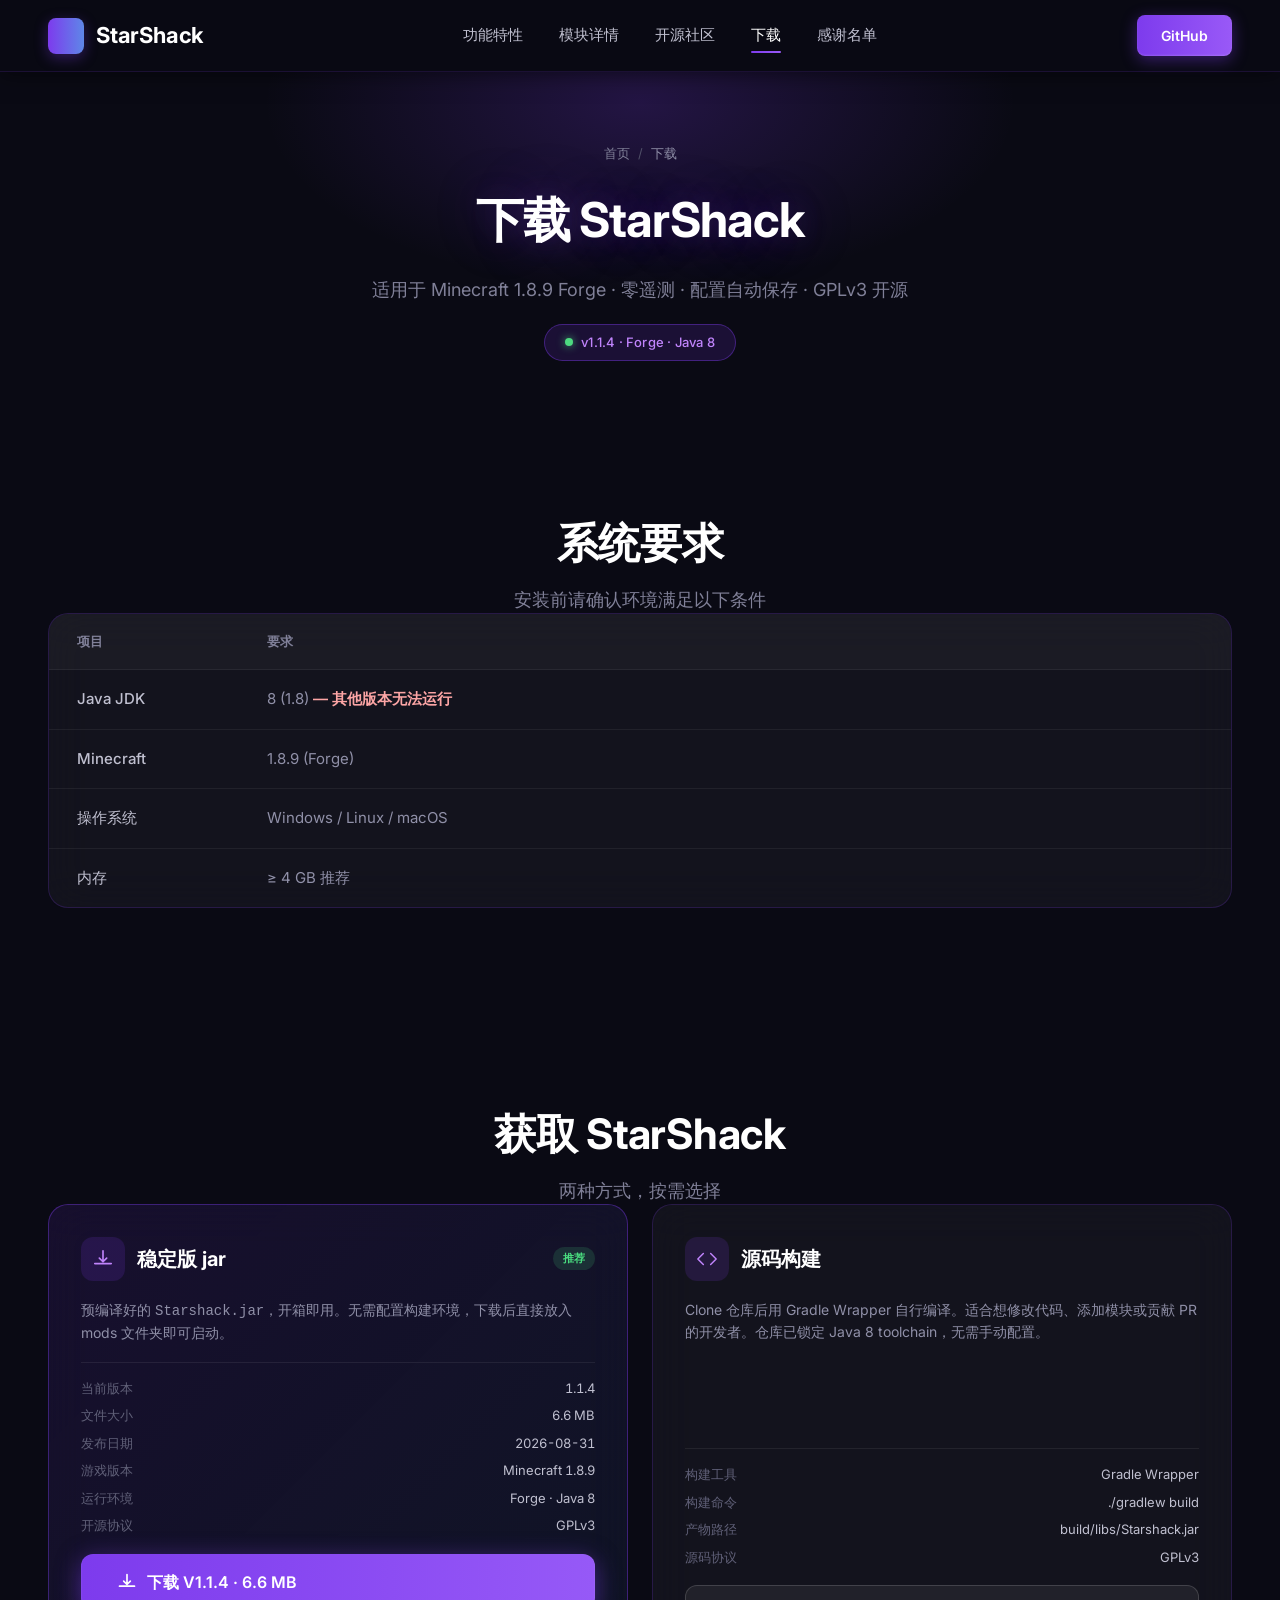
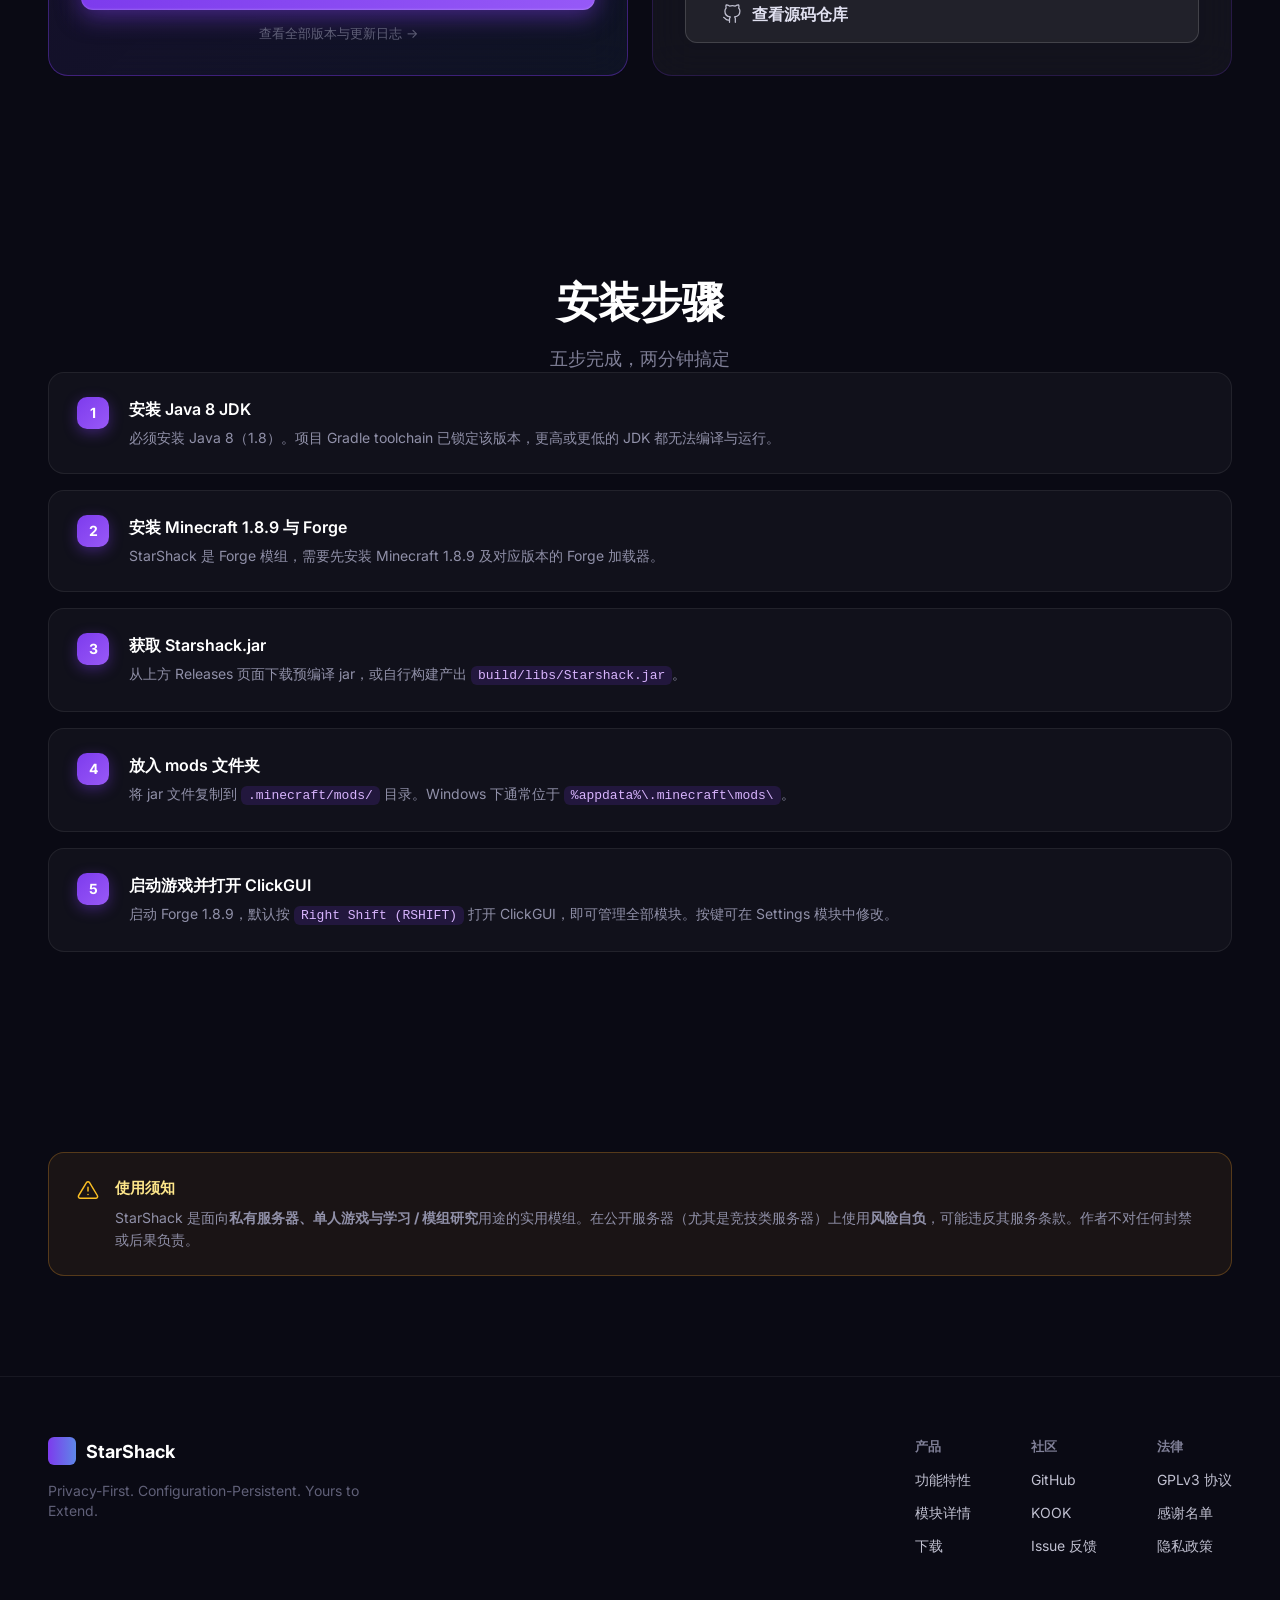
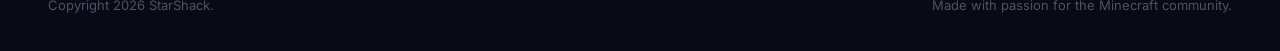
<file: download.html>
<!DOCTYPE html>
<html lang="zh-CN">
<head>
<meta charset="UTF-8" />
<meta name="viewport" content="width=device-width, initial-scale=1" />
<title>下载 — StarShack</title>
<meta name="description" content="下载 StarShack v1.1.4 — 面向 Minecraft 1.8.9 Forge 的隐私优先实用模组。系统要求、安装步骤与源码构建说明。" />
<link rel="canonical" href="https://vliantwo.github.io/starshack-site/download.html" />
<meta name="theme-color" content="#0A0A14" />
<meta property="og:type" content="website" />
<meta property="og:site_name" content="StarShack" />
<meta property="og:locale" content="zh_CN" />
<meta property="og:title" content="下载 — StarShack" />
<meta property="og:description" content="下载 StarShack v1.1.4 — 面向 Minecraft 1.8.9 Forge 的隐私优先实用模组。系统要求、安装步骤与源码构建说明。" />
<meta property="og:url" content="https://vliantwo.github.io/starshack-site/download.html" />
<meta property="og:image" content="https://vliantwo.github.io/starshack-site/assets/og-image.jpg" />
<meta property="og:image:width" content="1200" />
<meta property="og:image:height" content="630" />
<meta property="og:image:alt" content="StarShack — 隐私优先 · 配置持久 · 无限扩展" />
<meta name="twitter:card" content="summary_large_image" />
<meta name="twitter:title" content="下载 — StarShack" />
<meta name="twitter:description" content="下载 StarShack v1.1.4 — 面向 Minecraft 1.8.9 Forge 的隐私优先实用模组。系统要求、安装步骤与源码构建说明。" />
<meta name="twitter:image" content="https://vliantwo.github.io/starshack-site/assets/og-image.jpg" />
<link rel="icon" type="image/png" href="assets/favicon.png" />
<link rel="apple-touch-icon" href="assets/favicon.png" />
<link rel="preconnect" href="https://fonts.googleapis.com" />
<link rel="preconnect" href="https://fonts.gstatic.com" crossorigin />
<link href="https://fonts.googleapis.com/css2?family=Inter:wght@400;500;600;700&display=swap" rel="stylesheet" />
<link rel="stylesheet" href="styles.css" />
<link rel="stylesheet" href="pages.css" />
</head>
<body>

<!-- ============ HEADER ============ -->
<header class="header" id="header">
  <a class="logo-area" href="index.html" aria-label="StarShack 首页">
    <span class="logo-icon"></span>
    <span class="logo-text">StarShack</span>
  </a>

  <nav class="nav-links" id="site-nav">
    <a href="index.html#features">功能特性</a>
    <a href="index.html#modules">模块详情</a>
    <a href="index.html#community">开源社区</a>
    <a href="download.html" class="is-active">下载</a>
    <a href="credits.html">感谢名单</a>
  </nav>

  <button class="nav-toggle" type="button" aria-label="打开导航菜单" aria-expanded="false" aria-controls="site-nav">
    <span class="nav-toggle-bar"></span>
    <span class="nav-toggle-bar"></span>
    <span class="nav-toggle-bar"></span>
  </button>

  <a class="header-cta" href="https://github.com/vliantwo/Starshack" target="_blank" rel="noopener">GitHub</a>
</header>

<!-- ============ PAGE HERO ============ -->
<section class="page-hero">
  <nav class="breadcrumb" aria-label="面包屑">
    <a href="index.html">首页</a>
    <span class="sep">/</span>
    <span class="current">下载</span>
  </nav>

  <h1 class="page-title">下载 StarShack</h1>

  <p class="page-subtitle">
    适用于 Minecraft 1.8.9 Forge · 零遥测 · 配置自动保存 · GPLv3 开源
  </p>

  <div class="badge">
    <span class="badge-dot"></span>
    <span class="badge-text">v1.1.4 · Forge · Java 8</span>
  </div>
</section>

<!-- ============ 系统要求 ============ -->
<section class="section" id="requirements">
  <div class="section-header">
    <h2 class="section-title">系统要求</h2>
    <p class="section-subtitle">安装前请确认环境满足以下条件</p>
  </div>

  <div class="req-table-wrap reveal">
    <table class="req-table">
      <thead>
        <tr>
          <th scope="col">项目</th>
          <th scope="col">要求</th>
        </tr>
      </thead>
      <tbody>
        <tr>
          <td>Java JDK</td>
          <td>8 (1.8) <span class="em">— 其他版本无法运行</span></td>
        </tr>
        <tr>
          <td>Minecraft</td>
          <td>1.8.9 (Forge)</td>
        </tr>
        <tr>
          <td>操作系统</td>
          <td>Windows / Linux / macOS</td>
        </tr>
        <tr>
          <td>内存</td>
          <td>≥ 4 GB 推荐</td>
        </tr>
      </tbody>
    </table>
  </div>
</section>

<!-- ============ 下载 ============ -->
<section class="section" id="download">
  <div class="section-header">
    <h2 class="section-title">获取 StarShack</h2>
    <p class="section-subtitle">两种方式，按需选择</p>
  </div>

  <div class="dl-grid">
    <!-- 主卡片 -->
    <article class="dl-card is-primary reveal">
      <div class="dl-card-top">
        <span class="dl-card-icon">
          <svg width="22" height="22" viewBox="0 0 24 24" fill="none" aria-hidden="true">
            <path d="M12 3v12m0 0l-4-4m4 4l4-4M3 17h18" stroke="currentColor" stroke-width="1.8" stroke-linecap="round" stroke-linejoin="round"/>
          </svg>
        </span>
        <span class="dl-card-title">稳定版 jar</span>
        <span class="dl-card-tag">推荐</span>
      </div>

      <p class="dl-card-desc">
        预编译好的 <code>Starshack.jar</code>，开箱即用。无需配置构建环境，下载后直接放入 mods 文件夹即可启动。
      </p>

      <div class="dl-meta">
        <div class="dl-meta-row"><span>当前版本</span><span>1.1.4</span></div>
        <div class="dl-meta-row"><span>文件大小</span><span>6.6 MB</span></div>
        <div class="dl-meta-row"><span>发布日期</span><span>2026-08-31</span></div>
        <div class="dl-meta-row"><span>游戏版本</span><span>Minecraft 1.8.9</span></div>
        <div class="dl-meta-row"><span>运行环境</span><span>Forge · Java 8</span></div>
        <div class="dl-meta-row"><span>开源协议</span><span>GPLv3</span></div>
      </div>

      <a class="btn btn-primary" href="https://github.com/vliantwo/Starshack/releases/download/StarshackV114/Starshack.V1.1.4.jar">
        <svg class="ico" viewBox="0 0 24 24" fill="none" aria-hidden="true">
          <path d="M12 3v12m0 0l-4-4m4 4l4-4M3 17h18" stroke="currentColor" stroke-width="2" stroke-linecap="round" stroke-linejoin="round"/>
        </svg>
        <span>下载 V1.1.4 · 6.6 MB</span>
      </a>

      <a class="dl-alt-link" href="https://github.com/vliantwo/Starshack/releases" target="_blank" rel="noopener">
        查看全部版本与更新日志 →
      </a>
    </article>

    <!-- 次卡片 -->
    <article class="dl-card reveal">
      <div class="dl-card-top">
        <span class="dl-card-icon">
          <svg width="22" height="22" viewBox="0 0 24 24" fill="none" aria-hidden="true">
            <polyline points="16,18 22,12 16,6" stroke="currentColor" stroke-width="1.6" stroke-linecap="round" stroke-linejoin="round"/>
            <polyline points="8,6 2,12 8,18" stroke="currentColor" stroke-width="1.6" stroke-linecap="round" stroke-linejoin="round"/>
          </svg>
        </span>
        <span class="dl-card-title">源码构建</span>
      </div>

      <p class="dl-card-desc">
        Clone 仓库后用 Gradle Wrapper 自行编译。适合想修改代码、添加模块或贡献 PR 的开发者。仓库已锁定 Java 8 toolchain，无需手动配置。
      </p>

      <div class="dl-meta">
        <div class="dl-meta-row"><span>构建工具</span><span>Gradle Wrapper</span></div>
        <div class="dl-meta-row"><span>构建命令</span><span>./gradlew build</span></div>
        <div class="dl-meta-row"><span>产物路径</span><span>build/libs/Starshack.jar</span></div>
        <div class="dl-meta-row"><span>源码协议</span><span>GPLv3</span></div>
      </div>

      <a class="btn btn-secondary" href="https://github.com/vliantwo/Starshack" target="_blank" rel="noopener">
        <svg class="ico" viewBox="0 0 24 24" fill="none" aria-hidden="true">
          <path d="M9 19c-5 1.5-5-2.5-7-3m14 6v-3.87a3.37 3.37 0 0 0-.94-2.61c3.14-.35 6.44-1.54 6.44-7A5.44 5.44 0 0 0 20 4.77 5.07 5.07 0 0 0 19.91 1S18.73.65 16 2.48a13.38 13.38 0 0 0-7 0C6.27.65 5.09 1 5.09 1A5.07 5.07 0 0 0 5 4.77a5.44 5.44 0 0 0-1.5 3.78c0 5.42 3.3 6.61 6.44 7A3.37 3.37 0 0 0 9 18.13V22" stroke="currentColor" stroke-width="1.5" stroke-linecap="round" stroke-linejoin="round"/>
        </svg>
        <span>查看源码仓库</span>
      </a>
    </article>
  </div>
</section>

<!-- ============ 安装步骤 ============ -->
<section class="section" id="install">
  <div class="section-header">
    <h2 class="section-title">安装步骤</h2>
    <p class="section-subtitle">五步完成，两分钟搞定</p>
  </div>

  <div class="steps">
    <div class="step reveal">
      <span class="step-num">1</span>
      <div class="step-body">
        <span class="step-title">安装 Java 8 JDK</span>
        <p class="step-desc">
          必须安装 Java 8（1.8）。项目 Gradle toolchain 已锁定该版本，更高或更低的 JDK 都无法编译与运行。
        </p>
      </div>
    </div>

    <div class="step reveal">
      <span class="step-num">2</span>
      <div class="step-body">
        <span class="step-title">安装 Minecraft 1.8.9 与 Forge</span>
        <p class="step-desc">
          StarShack 是 Forge 模组，需要先安装 Minecraft 1.8.9 及对应版本的 Forge 加载器。
        </p>
      </div>
    </div>

    <div class="step reveal">
      <span class="step-num">3</span>
      <div class="step-body">
        <span class="step-title">获取 Starshack.jar</span>
        <p class="step-desc">
          从上方 Releases 页面下载预编译 jar，或自行构建产出 <code>build/libs/Starshack.jar</code>。
        </p>
      </div>
    </div>

    <div class="step reveal">
      <span class="step-num">4</span>
      <div class="step-body">
        <span class="step-title">放入 mods 文件夹</span>
        <p class="step-desc">
          将 jar 文件复制到 <code>.minecraft/mods/</code> 目录。Windows 下通常位于 <code>%appdata%\.minecraft\mods\</code>。
        </p>
      </div>
    </div>

    <div class="step reveal">
      <span class="step-num">5</span>
      <div class="step-body">
        <span class="step-title">启动游戏并打开 ClickGUI</span>
        <p class="step-desc">
          启动 Forge 1.8.9，默认按 <code>Right Shift (RSHIFT)</code> 打开 ClickGUI，即可管理全部模块。按键可在 Settings 模块中修改。
        </p>
      </div>
    </div>
  </div>
</section>

<!-- ============ 使用须知 ============ -->
<section class="section" id="notice">
  <div class="notice reveal">
    <span class="notice-icon">
      <svg width="22" height="22" viewBox="0 0 24 24" fill="none" aria-hidden="true">
        <path d="M12 9v4m0 4h.01M10.29 3.86L1.82 18a2 2 0 001.71 3h16.94a2 2 0 001.71-3L13.71 3.86a2 2 0 00-3.42 0z" stroke="currentColor" stroke-width="1.6" stroke-linecap="round" stroke-linejoin="round"/>
      </svg>
    </span>
    <div class="notice-body">
      <span class="notice-title">使用须知</span>
      <p class="notice-text">
        StarShack 是面向<strong>私有服务器、单人游戏与学习 / 模组研究</strong>用途的实用模组。在公开服务器（尤其是竞技类服务器）上使用<strong>风险自负</strong>，可能违反其服务条款。作者不对任何封禁或后果负责。
      </p>
    </div>
  </div>
</section>

<!-- ============ FOOTER ============ -->
<footer class="footer">
  <div class="footer-main">
    <div class="brand-column">
      <div class="footer-logo-area">
        <span class="footer-logo-icon"></span>
        <span class="footer-logo-text">StarShack</span>
      </div>
      <p class="footer-tagline">Privacy-First. Configuration-Persistent. Yours to Extend.</p>
    </div>

    <div class="links-columns">
      <div class="link-col">
        <span class="link-col-title">产品</span>
        <a href="index.html#features">功能特性</a>
        <a href="index.html#modules">模块详情</a>
        <a href="download.html">下载</a>
      </div>
      <div class="link-col">
        <span class="link-col-title">社区</span>
        <a href="https://github.com/vliantwo/Starshack" target="_blank" rel="noopener">GitHub</a>
        <a href="https://kook.vip/v1yDjC" target="_blank" rel="noopener">KOOK</a>
        <a href="https://github.com/vliantwo/Starshack/issues" target="_blank" rel="noopener">Issue 反馈</a>
      </div>
      <div class="link-col">
        <span class="link-col-title">法律</span>
        <a href="https://www.gnu.org/licenses/gpl-3.0.html" target="_blank" rel="noopener">GPLv3 协议</a>
        <a href="credits.html">感谢名单</a>
        <a href="privacy.html">隐私政策</a>
      </div>
    </div>
  </div>

  <div class="footer-bottom">
    <span>Copyright 2026 StarShack.</span>
    <span>Made with passion for the Minecraft community.</span>
  </div>
</footer>

<script src="app.js"></script>
</body>
</html>
</file>
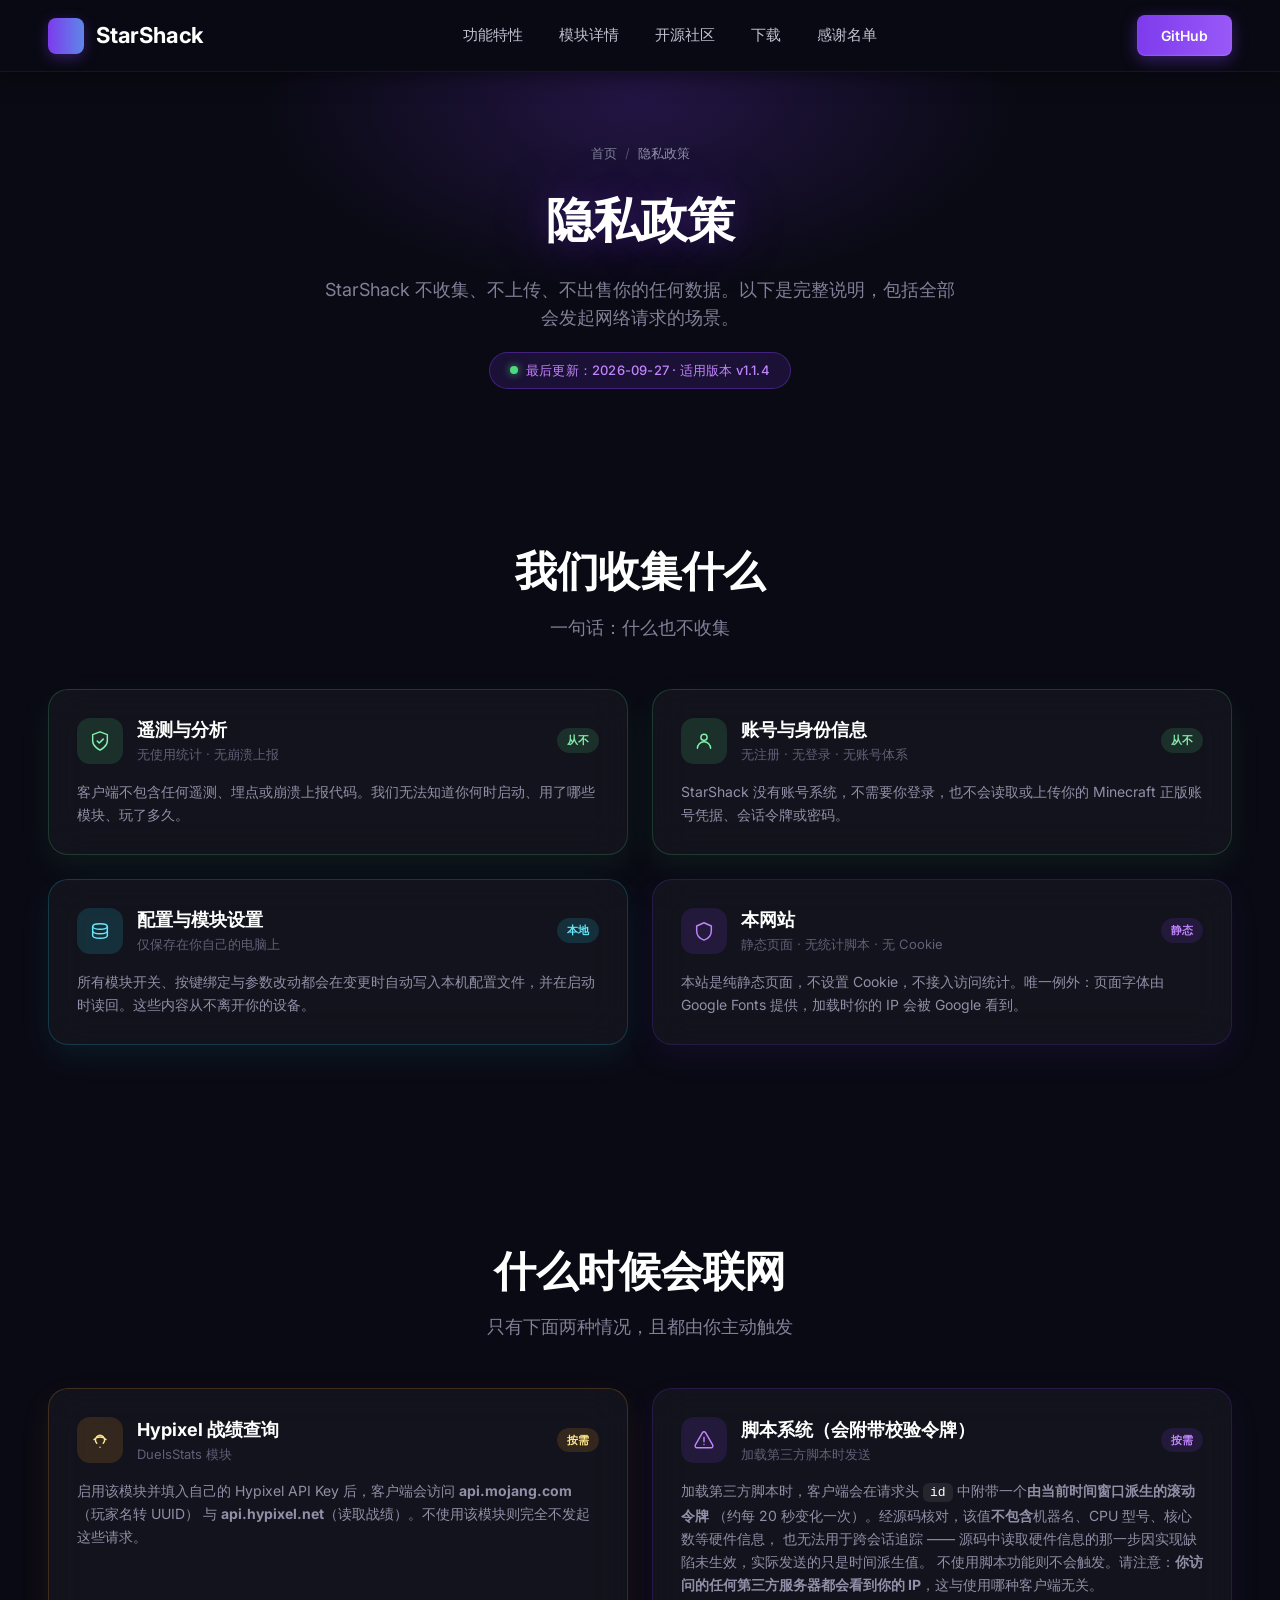
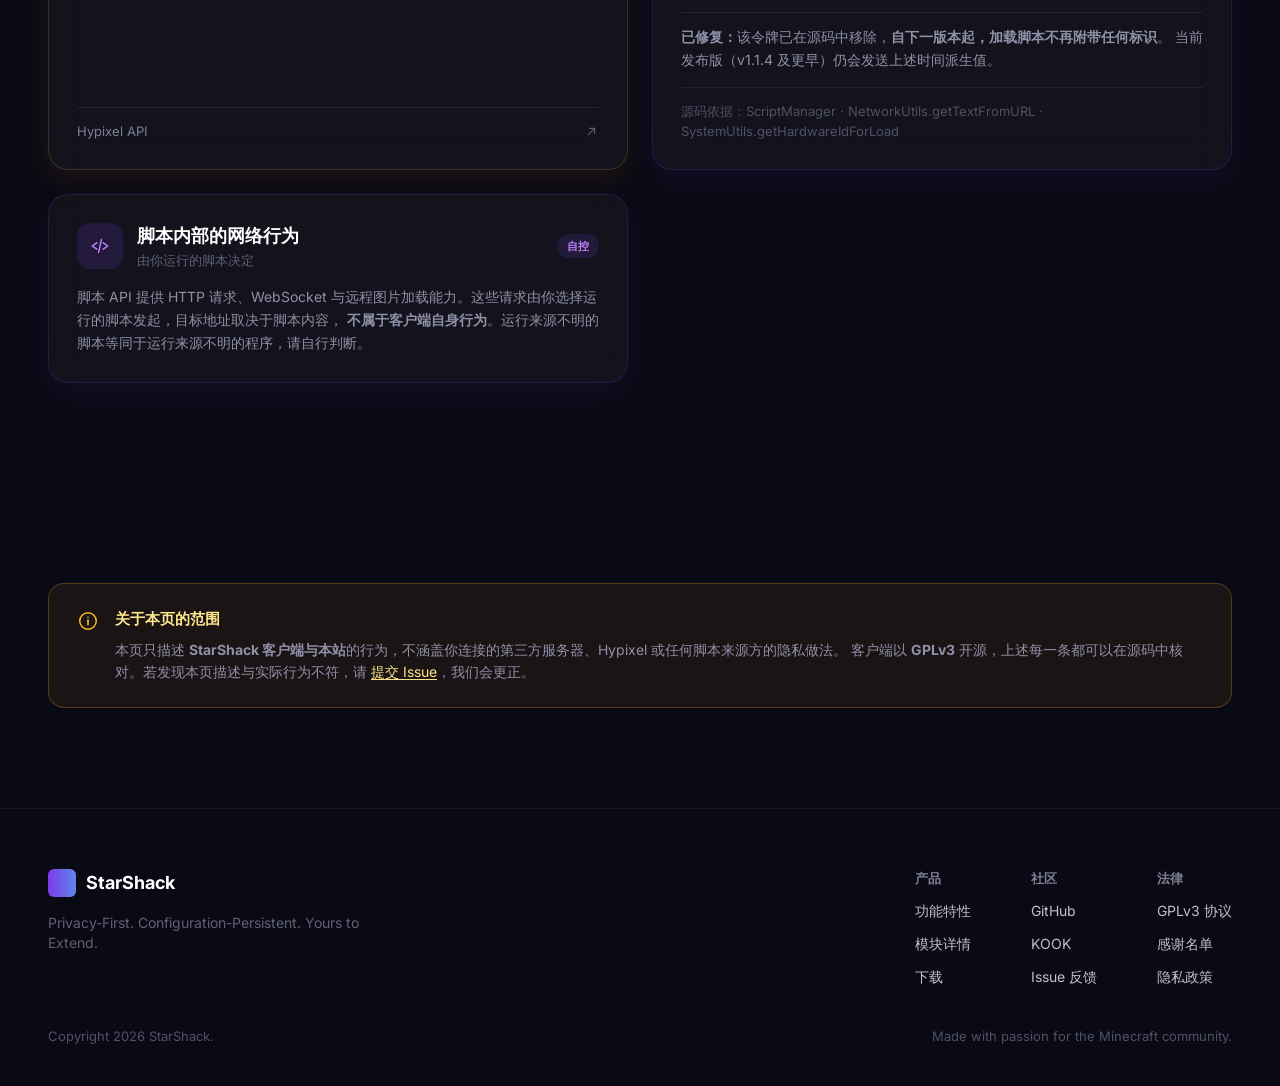
<file: privacy.html>
<!DOCTYPE html>
<html lang="zh-CN">
<head>
<meta charset="UTF-8" />
<meta name="viewport" content="width=device-width, initial-scale=1" />
<title>隐私政策 — StarShack</title>
<meta name="description" content="StarShack 隐私政策：客户端无遥测、无分析、不收集账号信息，配置全部保存在本机。列出全部会发起网络请求的场景，包括加载第三方脚本时附带校验令牌的说明。" />
<link rel="canonical" href="https://vliantwo.github.io/starshack-site/privacy.html" />
<meta name="theme-color" content="#0A0A14" />
<meta property="og:type" content="website" />
<meta property="og:site_name" content="StarShack" />
<meta property="og:locale" content="zh_CN" />
<meta property="og:title" content="隐私政策 — StarShack" />
<meta property="og:description" content="StarShack 隐私政策：客户端无遥测、无分析、不收集账号信息，配置全部保存在本机。列出全部会发起网络请求的场景，包括加载第三方脚本时附带校验令牌的说明。" />
<meta property="og:url" content="https://vliantwo.github.io/starshack-site/privacy.html" />
<meta property="og:image" content="https://vliantwo.github.io/starshack-site/assets/og-image.jpg" />
<meta property="og:image:width" content="1200" />
<meta property="og:image:height" content="630" />
<meta property="og:image:alt" content="StarShack — 隐私优先 · 配置持久 · 无限扩展" />
<meta name="twitter:card" content="summary_large_image" />
<meta name="twitter:title" content="隐私政策 — StarShack" />
<meta name="twitter:description" content="StarShack 隐私政策：客户端无遥测、无分析、不收集账号信息，配置全部保存在本机。列出全部会发起网络请求的场景，包括加载第三方脚本时附带校验令牌的说明。" />
<meta name="twitter:image" content="https://vliantwo.github.io/starshack-site/assets/og-image.jpg" />
<link rel="icon" type="image/png" href="assets/favicon.png" />
<link rel="apple-touch-icon" href="assets/favicon.png" />
<link rel="preconnect" href="https://fonts.googleapis.com" />
<link rel="preconnect" href="https://fonts.gstatic.com" crossorigin />
<link href="https://fonts.googleapis.com/css2?family=Inter:wght@400;500;600;700&display=swap" rel="stylesheet" />
<link rel="stylesheet" href="styles.css" />
<link rel="stylesheet" href="pages.css" />
</head>
<body>

<!-- ============ HEADER ============ -->
<header class="header" id="header">
  <a class="logo-area" href="index.html" aria-label="StarShack 首页">
    <span class="logo-icon"></span>
    <span class="logo-text">StarShack</span>
  </a>

  <nav class="nav-links" id="site-nav">
    <a href="index.html#features">功能特性</a>
    <a href="index.html#modules">模块详情</a>
    <a href="index.html#community">开源社区</a>
    <a href="download.html">下载</a>
    <a href="credits.html">感谢名单</a>
  </nav>

  <button class="nav-toggle" type="button" aria-label="打开导航菜单" aria-expanded="false" aria-controls="site-nav">
    <span class="nav-toggle-bar"></span>
    <span class="nav-toggle-bar"></span>
    <span class="nav-toggle-bar"></span>
  </button>

  <a class="header-cta" href="https://github.com/vliantwo/Starshack" target="_blank" rel="noopener">GitHub</a>
</header>

<!-- ============ PAGE HERO ============ -->
<section class="page-hero">
  <nav class="breadcrumb" aria-label="面包屑">
    <a href="index.html">首页</a>
    <span class="sep">/</span>
    <span class="current">隐私政策</span>
  </nav>

  <h1 class="page-title">隐私政策</h1>

  <p class="page-subtitle">
    StarShack 不收集、不上传、不出售你的任何数据。以下是完整说明，包括全部会发起网络请求的场景。
  </p>

  <div class="badge">
    <span class="badge-dot"></span>
    <span class="badge-text">最后更新：2026-09-27 · 适用版本 v1.1.4</span>
  </div>
</section>

<!-- ============ 总览 ============ -->
<section class="section" id="overview">
  <div class="section-header">
    <h2 class="section-title">我们收集什么</h2>
    <p class="section-subtitle">一句话：什么也不收集</p>
  </div>

  <div class="credit-grid">
    <article class="credit-card reveal" style="--accent:#4DD980;">
      <div class="credit-card-top">
        <span class="credit-icon">
          <svg width="22" height="22" viewBox="0 0 24 24" fill="none" aria-hidden="true">
            <path d="M12 22s8-4 8-10V5l-8-3-8 3v7c0 6 8 10 8 10z" stroke="currentColor" stroke-width="1.6" stroke-linejoin="round"/>
            <path d="M9 12l2.2 2.2L15.5 10" stroke="currentColor" stroke-width="1.7" stroke-linecap="round" stroke-linejoin="round"/>
          </svg>
        </span>
        <div class="credit-heading">
          <span class="credit-name">遥测与分析</span>
          <span class="credit-role">无使用统计 · 无崩溃上报</span>
        </div>
        <span class="credit-tag">从不</span>
      </div>

      <p class="credit-desc">
        客户端不包含任何遥测、埋点或崩溃上报代码。我们无法知道你何时启动、用了哪些模块、玩了多久。
      </p>
    </article>

    <article class="credit-card reveal" style="--accent:#4DD980;">
      <div class="credit-card-top">
        <span class="credit-icon">
          <svg width="22" height="22" viewBox="0 0 24 24" fill="none" aria-hidden="true">
            <circle cx="12" cy="8" r="3.4" stroke="currentColor" stroke-width="1.6"/>
            <path d="M4.8 20a7.2 7.2 0 0114.4 0" stroke="currentColor" stroke-width="1.6" stroke-linecap="round"/>
          </svg>
        </span>
        <div class="credit-heading">
          <span class="credit-name">账号与身份信息</span>
          <span class="credit-role">无注册 · 无登录 · 无账号体系</span>
        </div>
        <span class="credit-tag">从不</span>
      </div>

      <p class="credit-desc">
        StarShack 没有账号系统，不需要你登录，也不会读取或上传你的 Minecraft 正版账号凭据、会话令牌或密码。
      </p>
    </article>

    <article class="credit-card reveal" style="--accent:#22D3EE;">
      <div class="credit-card-top">
        <span class="credit-icon">
          <svg width="22" height="22" viewBox="0 0 24 24" fill="none" aria-hidden="true">
            <path d="M4 7c0-1.7 3.6-3 8-3s8 1.3 8 3-3.6 3-8 3-8-1.3-8-3z" stroke="currentColor" stroke-width="1.6" stroke-linejoin="round"/>
            <path d="M4 7v10c0 1.7 3.6 3 8 3s8-1.3 8-3V7" stroke="currentColor" stroke-width="1.6" stroke-linejoin="round"/>
            <path d="M4 12c0 1.7 3.6 3 8 3s8-1.3 8-3" stroke="currentColor" stroke-width="1.6" stroke-linejoin="round"/>
          </svg>
        </span>
        <div class="credit-heading">
          <span class="credit-name">配置与模块设置</span>
          <span class="credit-role">仅保存在你自己的电脑上</span>
        </div>
        <span class="credit-tag">本地</span>
      </div>

      <p class="credit-desc">
        所有模块开关、按键绑定与参数改动都会在变更时自动写入本机配置文件，并在启动时读回。这些内容从不离开你的设备。
      </p>
    </article>

    <article class="credit-card reveal" style="--accent:#8C8CA6;">
      <div class="credit-card-top">
        <span class="credit-icon">
          <svg width="22" height="22" viewBox="0 0 24 24" fill="none" aria-hidden="true">
            <path d="M12 3l8 3.5v5c0 5-3.4 9-8 10.5-4.6-1.5-8-5.5-8-10.5v-5L12 3z" stroke="currentColor" stroke-width="1.6" stroke-linejoin="round"/>
          </svg>
        </span>
        <div class="credit-heading">
          <span class="credit-name">本网站</span>
          <span class="credit-role">静态页面 · 无统计脚本 · 无 Cookie</span>
        </div>
        <span class="credit-tag">静态</span>
      </div>

      <p class="credit-desc">
        本站是纯静态页面，不设置 Cookie，不接入访问统计。唯一例外：页面字体由 Google Fonts 提供，加载时你的 IP 会被 Google 看到。
      </p>
    </article>
  </div>
</section>

<!-- ============ 会联网的场景 ============ -->
<section class="section" id="network">
  <div class="section-header">
    <h2 class="section-title">什么时候会联网</h2>
    <p class="section-subtitle">只有下面两种情况，且都由你主动触发</p>
  </div>

  <div class="credit-grid">
    <article class="credit-card reveal" style="--accent:#F29E29;">
      <div class="credit-card-top">
        <span class="credit-icon">
          <svg width="22" height="22" viewBox="0 0 24 24" fill="none" aria-hidden="true">
            <path d="M12 20h.01M8.5 15.5a5 5 0 117 0M5.5 11.5a9 9 0 0113 0" stroke="currentColor" stroke-width="1.6" stroke-linecap="round"/>
          </svg>
        </span>
        <div class="credit-heading">
          <span class="credit-name">Hypixel 战绩查询</span>
          <span class="credit-role">DuelsStats 模块</span>
        </div>
        <span class="credit-tag">按需</span>
      </div>

      <p class="credit-desc">
        启用该模块并填入自己的 Hypixel API Key 后，客户端会访问 <strong>api.mojang.com</strong>（玩家名转 UUID）
        与 <strong>api.hypixel.net</strong>（读取战绩）。不使用该模块则完全不发起这些请求。
      </p>

      <a class="credit-link" href="https://api.hypixel.net/" target="_blank" rel="noopener">
        <span>Hypixel API</span>
        <svg class="ico" viewBox="0 0 24 24" fill="none" aria-hidden="true">
          <path d="M7 17L17 7m0 0H9m8 0v8" stroke="currentColor" stroke-width="1.8" stroke-linecap="round" stroke-linejoin="round"/>
        </svg>
      </a>
    </article>

    <article class="credit-card reveal" style="--accent:#E84545;">
      <div class="credit-card-top">
        <span class="credit-icon">
          <svg width="22" height="22" viewBox="0 0 24 24" fill="none" aria-hidden="true">
            <path d="M12 9v5m0 3h.01M10.3 3.9L2.6 17.4A2 2 0 004.3 20.4h15.4a2 2 0 001.7-3L13.7 3.9a2 2 0 00-3.4 0z" stroke="currentColor" stroke-width="1.6" stroke-linecap="round" stroke-linejoin="round"/>
          </svg>
        </span>
        <div class="credit-heading">
          <span class="credit-name">脚本系统（会附带校验令牌）</span>
          <span class="credit-role">加载第三方脚本时发送</span>
        </div>
        <span class="credit-tag">按需</span>
      </div>

      <p class="credit-desc">
        加载第三方脚本时，客户端会在请求头 <code>id</code> 中附带一个<strong>由当前时间窗口派生的滚动令牌</strong>
        （约每 20 秒变化一次）。经源码核对，该值<strong>不包含</strong>机器名、CPU 型号、核心数等硬件信息，
        也无法用于跨会话追踪 —— 源码中读取硬件信息的那一步因实现缺陷未生效，实际发送的只是时间派生值。
        不使用脚本功能则不会触发。请注意：<strong>你访问的任何第三方服务器都会看到你的 IP</strong>，这与使用哪种客户端无关。
      </p>

      <p class="credit-desc" style="padding-top:12px;border-top:1px solid rgba(255,255,255,.07);">
        <strong>已修复：</strong>该令牌已在源码中移除，<strong>自下一版本起，加载脚本不再附带任何标识</strong>。
        当前发布版（v1.1.4 及更早）仍会发送上述时间派生值。
      </p>

      <span class="credit-link is-static">
        <span>源码依据：ScriptManager · NetworkUtils.getTextFromURL · SystemUtils.getHardwareIdForLoad</span>
      </span>
    </article>

    <article class="credit-card reveal" style="--accent:#7D3BED;">
      <div class="credit-card-top">
        <span class="credit-icon">
          <svg width="22" height="22" viewBox="0 0 24 24" fill="none" aria-hidden="true">
            <path d="M8.5 8.5L3.5 12l5 3.5M15.5 8.5l5 3.5-5 3.5M13.5 5l-3 14" stroke="currentColor" stroke-width="1.6" stroke-linecap="round" stroke-linejoin="round"/>
          </svg>
        </span>
        <div class="credit-heading">
          <span class="credit-name">脚本内部的网络行为</span>
          <span class="credit-role">由你运行的脚本决定</span>
        </div>
        <span class="credit-tag">自控</span>
      </div>

      <p class="credit-desc">
        脚本 API 提供 HTTP 请求、WebSocket 与远程图片加载能力。这些请求由你选择运行的脚本发起，目标地址取决于脚本内容，
        <strong>不属于客户端自身行为</strong>。运行来源不明的脚本等同于运行来源不明的程序，请自行判断。
      </p>
    </article>
  </div>
</section>

<!-- ============ 说明 ============ -->
<section class="section" id="note">
  <div class="notice reveal">
    <span class="notice-icon">
      <svg width="22" height="22" viewBox="0 0 24 24" fill="none" aria-hidden="true">
        <circle cx="12" cy="12" r="9" stroke="currentColor" stroke-width="1.6"/>
        <path d="M12 11v5m0-8h.01" stroke="currentColor" stroke-width="1.8" stroke-linecap="round"/>
      </svg>
    </span>
    <div class="notice-body">
      <span class="notice-title">关于本页的范围</span>
      <p class="notice-text">
        本页只描述 <strong>StarShack 客户端与本站</strong>的行为，不涵盖你连接的第三方服务器、Hypixel 或任何脚本来源方的隐私做法。
        客户端以 <strong>GPLv3</strong> 开源，上述每一条都可以在源码中核对。若发现本页描述与实际行为不符，请
        <a href="https://github.com/vliantwo/Starshack/issues" target="_blank" rel="noopener">提交 Issue</a>，我们会更正。
      </p>
    </div>
  </div>
</section>

<!-- ============ FOOTER ============ -->
<footer class="footer">
  <div class="footer-main">
    <div class="brand-column">
      <div class="footer-logo-area">
        <span class="footer-logo-icon"></span>
        <span class="footer-logo-text">StarShack</span>
      </div>
      <p class="footer-tagline">Privacy-First. Configuration-Persistent. Yours to Extend.</p>
    </div>

    <div class="links-columns">
      <div class="link-col">
        <span class="link-col-title">产品</span>
        <a href="index.html#features">功能特性</a>
        <a href="index.html#modules">模块详情</a>
        <a href="download.html">下载</a>
      </div>
      <div class="link-col">
        <span class="link-col-title">社区</span>
        <a href="https://github.com/vliantwo/Starshack" target="_blank" rel="noopener">GitHub</a>
        <a href="https://kook.vip/v1yDjC" target="_blank" rel="noopener">KOOK</a>
        <a href="https://github.com/vliantwo/Starshack/issues" target="_blank" rel="noopener">Issue 反馈</a>
      </div>
      <div class="link-col">
        <span class="link-col-title">法律</span>
        <a href="https://www.gnu.org/licenses/gpl-3.0.html" target="_blank" rel="noopener">GPLv3 协议</a>
        <a href="credits.html">感谢名单</a>
        <a href="privacy.html">隐私政策</a>
      </div>
    </div>
  </div>

  <div class="footer-bottom">
    <span>Copyright 2026 StarShack.</span>
    <span>Made with passion for the Minecraft community.</span>
  </div>
</footer>

<script src="app.js"></script>
</body>
</html>
</file>
<file: styles.css>
/* ============================================================
   StarShack Landing Page — 还原自 Ardot 设计稿 (1440px 基准)
   所有尺寸 / 间距 / 圆角 / 颜色 / 阴影 均取自设计稿节点属性
   ============================================================ */

/* ---------- Design Tokens ---------- */
:root {
  /* 背景 */
  --bg: #0A0A14;
  --bg-header: rgba(10, 10, 20, 0.92);

  /* 文本 */
  --text-1: #FFFFFF;
  --text-2: #C0C0D0;
  --text-3: #9090A8;
  --text-4: #808098;
  --text-5: #606078;
  --text-6: #505068;
  --text-7: #E0E0F0;

  /* 品牌色 */
  --brand-1: #7D3BED;
  --brand-2: #5E87E8;
  --brand-3: #9959F7;
  --brand-4: #9659F7;
  --purple-light: #C084FC;
  --green: #4DD980;

  /* 玻璃拟态 */
  --glass-1: rgba(255, 255, 255, 0.04);
  --glass-2: rgba(255, 255, 255, 0.03);
  --glass-3: rgba(255, 255, 255, 0.06);
  --hairline: rgba(255, 255, 255, 0.15);

  /* 排版 */
  --font: "Inter", -apple-system, BlinkMacSystemFont, "Segoe UI",
    "PingFang SC", "Hiragino Sans GB", "Microsoft YaHei", "Noto Sans SC",
    sans-serif;

  /* 布局 */
  --page-max: 1440px;
  --gutter: 48px;
}

/* ---------- Accent 通道值（由卡片内联色推导，用于 rgba 与图标色） ---------- */

/* 兜底默认值：内联色未匹配到时仍保持品牌紫 */
.feature-card,
.module-card,
.community-card {
  --accent-rgb: 125 59 237;
  --accent-2-rgb: 94 135 232;
  --icon: #C084FC;
  --icon-fg: #C084FC;
  --tag-fg: #D8B4FE;
}

/* Feature cards */
.feature-card[style*="#7D3BED"] { --accent-rgb: 125 59 237; --accent-2-rgb: 94 135 232; }
.feature-card[style*="#4A87E8"] { --accent-rgb: 74 135 232; --accent-2-rgb: 51 171 222; }
.feature-card[style*="#4DD980"] { --accent-rgb: 77 217 128; --accent-2-rgb: 56 199 141; }

/* Module cards */
.module-card[style*="#E84545"] { --accent-rgb: 232 69 69;  --icon-fg: #F87171; }
.module-card[style*="#7D3BED"] { --accent-rgb: 125 59 237; --icon-fg: #C084FC; }
.module-card[style*="#4A87E8"] { --accent-rgb: 74 135 232; --icon-fg: #60A5FA; }
.module-card[style*="#4DD980"] { --accent-rgb: 77 217 128; --icon-fg: #4ADE80; }
.module-card[style*="#F29E29"] { --accent-rgb: 242 158 41; --icon-fg: #FBBF24; }
.module-card[style*="#8C8CA6"] { --accent-rgb: 140 140 166; --icon-fg: #A0A0B8; }
.module-card[style*="#22D3EE"] { --accent-rgb: 34 211 238;  --icon-fg: #67E8F9; }
.module-card[style*="#F472B6"] { --accent-rgb: 244 114 182; --icon-fg: #F9A8D4; }
.module-card[style*="#6366F1"] { --accent-rgb: 99 102 241;  --icon-fg: #A5B4FC; }

/* Community cards */
.community-card[style*="#7D3BED"] { --accent-rgb: 125 59 237; --accent-2-rgb: 74 135 232; }
.community-card[style*="#4DD980"] { --accent-rgb: 77 217 128; --accent-2-rgb: 56 199 141; }
.community-card[style*="#C3F53B"] { --accent-rgb: 195 245 59; --accent-2-rgb: 143 212 42; }

/* ---------- Reset ---------- */
* { box-sizing: border-box; }

html {
  scroll-behavior: smooth;
  scroll-padding-top: 96px;
  -webkit-text-size-adjust: 100%;
}

body {
  margin: 0;
  background: var(--bg);
  color: var(--text-1);
  font-family: var(--font);
  font-size: 16px;
  line-height: 1.5;
  -webkit-font-smoothing: antialiased;
  -moz-osx-font-smoothing: grayscale;
}

img { display: block; max-width: 100%; }
a { text-decoration: none; color: inherit; }
h1, h2, h3, p { margin: 0; }

::selection {
  background: rgba(125, 59, 237, 0.4);
  color: #fff;
}

/* 页面容器：1440 宽居中，结构与设计稿一致 */
body { overflow-x: hidden; }

/* 所有一级区块与 Header 共享 1440 容器宽度 */
.header, .hero, .section, .footer {
  max-width: var(--page-max);
  margin-inline: auto;
}

/* ============================================================
   HEADER  (节点 3:2  h=72, padding 0/48, space-between, center)
   ============================================================ */
.header {
  position: sticky;
  top: 0;
  z-index: 100;
  display: flex;
  align-items: center;
  justify-content: space-between;
  height: 72px;
  padding: 0 var(--gutter);
  background: var(--bg-header);
  backdrop-filter: blur(16px);
  -webkit-backdrop-filter: blur(16px);
  border: 1px solid rgba(125, 59, 237, 0.15);
  border-top: 0;
  border-left: 0;
  border-right: 0;
  box-shadow: 0 2px 20px rgba(0, 0, 0, 0.5);
}

/* Logo Area (3:3  gap=12) */
.logo-area {
  display: flex;
  align-items: center;
  gap: 12px;
  flex: 0 0 auto;
}

.logo-icon {
  width: 36px;
  height: 36px;
  border-radius: 8px;
  background: linear-gradient(90deg, var(--brand-1) 0%, var(--brand-2) 100%);
  box-shadow: 0 4px 14px rgba(125, 59, 237, 0.35);
  flex: 0 0 auto;
}

.logo-text {
  font-size: 22px;
  font-weight: 700;
  color: var(--text-1);
  letter-spacing: -0.2px;
}

/* Nav Links (3:6  gap=36) */
.nav-links {
  display: flex;
  align-items: center;
  gap: 36px;
}

.nav-links a {
  font-size: 15px;
  font-weight: 500;
  color: var(--text-2);
  transition: color 0.2s ease;
  position: relative;
}

.nav-links a::after {
  content: "";
  position: absolute;
  left: 0;
  right: 0;
  bottom: -6px;
  height: 2px;
  border-radius: 1px;
  background: linear-gradient(90deg, var(--brand-1), var(--brand-3));
  opacity: 0;
  transform: scaleX(0.4);
  transition: opacity 0.2s ease, transform 0.2s ease;
}

.nav-links a:hover { color: #fff; }
.nav-links a:hover::after { opacity: 1; transform: scaleX(1); }

/* 移动端导航开关：桌面端始终隐藏，仅在 860 断点启用 */
.nav-toggle { display: none; }

/* Header CTA (3:10  padding 10/24, r=8) */
.header-cta {
  display: inline-flex;
  align-items: center;
  padding: 10px 24px;
  border-radius: 8px;
  background: linear-gradient(90deg, var(--brand-1) 0%, var(--brand-3) 100%);
  box-shadow: 0 4px 16px rgba(125, 59, 237, 0.4),
    inset 0 -1px 2px rgba(255, 255, 255, 0.15);
  font-size: 14px;
  font-weight: 600;
  color: #fff;
  transition: transform 0.18s ease, box-shadow 0.18s ease, filter 0.18s ease;
}

.header-cta:hover {
  transform: translateY(-1px);
  filter: brightness(1.08);
  box-shadow: 0 6px 22px rgba(125, 59, 237, 0.55),
    inset 0 -1px 2px rgba(255, 255, 255, 0.2);
}

.header-cta:active { transform: translateY(0); }

/* ============================================================
   HERO  (节点 3:12  padding 80/48, gap 40, center/center)
   ============================================================ */
.hero {
  display: flex;
  flex-direction: column;
  align-items: center;
  gap: 40px;
  padding: 80px var(--gutter);
}

/* Version Badge (3:13  padding 8/20, r=20, gap 8) */
.badge {
  display: inline-flex;
  align-items: center;
  gap: 8px;
  padding: 8px 20px;
  border-radius: 20px;
  background: rgba(125, 59, 237, 0.15);
  border: 1px solid rgba(125, 59, 237, 0.4);
}

.badge-dot {
  width: 8px;
  height: 8px;
  border-radius: 4px;
  background: var(--green);
  box-shadow: 0 0 8px rgba(77, 217, 128, 0.8);
  animation: pulse 2.2s ease-in-out infinite;
}

@keyframes pulse {
  0%, 100% { opacity: 1; }
  50% { opacity: 0.45; }
}

.badge-text {
  font-size: 13px;
  font-weight: 500;
  color: var(--purple-light);
  letter-spacing: 0.2px;
}

/* Hero Title (3:16  56px / Bold, 双层霓虹光晕) */
.hero-title {
  width: 100%;
  font-size: 56px;
  font-weight: 700;
  line-height: 1.25;
  text-align: center;
  color: var(--text-1);
  letter-spacing: -0.5px;
  text-shadow: 0 0 60px rgba(125, 59, 237, 0.15),
               0 0 30px rgba(125, 59, 237, 0.3);
}

/* Hero Subtitle (3:17  18px / 28px) */
.hero-subtitle {
  width: 100%;
  max-width: 900px;
  font-size: 18px;
  font-weight: 400;
  line-height: 28px;
  text-align: center;
  color: var(--text-3);
}

/* Hero CTAs (3:18  gap 16) */
.hero-ctas {
  display: flex;
  align-items: center;
  justify-content: center;
  gap: 16px;
  flex-wrap: wrap;
}

.btn {
  display: inline-flex;
  align-items: center;
  gap: 10px;
  padding: 16px 36px;
  border-radius: 12px;
  font-size: 16px;
  font-weight: 600;
  white-space: nowrap;
  transition: transform 0.18s ease, box-shadow 0.18s ease,
    background 0.18s ease, filter 0.18s ease;
}

.ico { width: 20px; height: 20px; flex: 0 0 auto; }

/* Download Button (3:19  渐变 + 外发光 + 内高光) */
.btn-primary {
  background: linear-gradient(90deg, var(--brand-1) 0%, var(--brand-4) 100%);
  color: #fff;
  box-shadow: 0 6px 24px rgba(125, 59, 237, 0.5),
    inset 0 -1px 2px rgba(255, 255, 255, 0.2);
}

.btn-primary:hover {
  transform: translateY(-2px);
  filter: brightness(1.07);
  box-shadow: 0 10px 32px rgba(125, 59, 237, 0.62),
    inset 0 -1px 2px rgba(255, 255, 255, 0.25);
}

/* GitHub Button (3:23  玻璃描边) */
.btn-secondary {
  background: var(--glass-3);
  border: 1px solid var(--hairline);
  color: var(--text-7);
}

.btn-secondary .ico { color: var(--text-2); }

.btn-secondary:hover {
  transform: translateY(-2px);
  background: rgba(255, 255, 255, 0.1);
  border-color: rgba(255, 255, 255, 0.28);
}

.btn:active { transform: translateY(0); }

/* Hero Logo (3:27  520×260, r=24, 双层投影) — Stars 品牌形象（星空银发少女+行星） */
.hero-logo {
  width: 520px;
  height: 260px;
  border-radius: 24px;
  overflow: hidden;
  flex: 0 0 auto;
  box-shadow: 0 16px 48px rgba(125, 59, 237, 0.35),
    0 8px 24px rgba(51, 26, 128, 0.3);
}

.hero-logo picture {
  display: block;
  width: 100%;
  height: 100%;
}

.hero-logo img {
  width: 100%;
  height: 100%;
  object-fit: cover;
}

/* ============================================================
   通用 Section 标题组 (gap 16)
   ============================================================ */
.section {
  display: flex;
  flex-direction: column;
  padding: 100px var(--gutter);
}

.section-header {
  display: flex;
  flex-direction: column;
  align-items: center;
  gap: 16px;
}

.section-title {
  font-size: 42px;
  font-weight: 700;
  line-height: 1.25;
  color: var(--text-1);
  letter-spacing: -0.3px;
}

.section-subtitle {
  font-size: 18px;
  font-weight: 400;
  color: var(--text-4);
}

/* ============================================================
   FEATURES  (3:28  padding 100/48, gap 60)
   ============================================================ */
.features { gap: 60px; align-items: center; }

.features-grid {
  display: grid;
  grid-template-columns: repeat(3, minmax(0, 1fr));
  gap: 24px;
  width: 100%;
}

.feature-card {
  display: flex;
  flex-direction: column;
  gap: 20px;
  padding: 32px;
  border-radius: 20px;
  background: var(--glass-1);
  border: 1px solid rgb(var(--accent-rgb) / 0.2);
  backdrop-filter: blur(20px);
  -webkit-backdrop-filter: blur(20px);
  box-shadow: 0 12px 32px rgb(var(--accent-rgb) / 0.08);
  transition: transform 0.25s ease, box-shadow 0.25s ease,
    border-color 0.25s ease, background 0.25s ease;
}

.feature-card:hover {
  transform: translateY(-4px);
  background: rgba(255, 255, 255, 0.06);
  border-color: rgb(var(--accent-rgb) / 0.45);
  box-shadow: 0 18px 44px rgb(var(--accent-rgb) / 0.18);
}

/* Icon Wrapper (56×56, r=16, 渐变 20% + 描边 30%) */
.icon-wrapper {
  width: 56px;
  height: 56px;
  border-radius: 16px;
  display: flex;
  align-items: center;
  justify-content: center;
  background: linear-gradient(
    90deg,
    rgb(var(--accent-rgb) / 0.2) 0%,
    rgb(var(--accent-2-rgb) / 0.2) 100%
  );
  border: 1px solid rgb(var(--accent-rgb) / 0.3);
  color: var(--icon);
  flex: 0 0 auto;
}

.icon-28 { width: 28px; height: 28px; }
.icon-22 { width: 22px; height: 22px; }
.icon-48 { width: 48px; height: 48px; }

.feature-title {
  font-size: 22px;
  font-weight: 700;
  color: var(--text-1);
}

.feature-desc {
  font-size: 15px;
  font-weight: 400;
  line-height: 24px;
  color: var(--text-3);
}

/* ============================================================
   MODULES  (3:55  padding 100/48, gap 48)
   ============================================================ */
.modules { gap: 48px; }

/* Wrap 网格：卡片固定 420px，gap 20（与设计稿 3:59 一致） */
.modules-grid {
  display: flex;
  flex-wrap: wrap;
  gap: 20px;
  width: 100%;
}

.module-card {
  flex: 0 0 420px;
  display: flex;
  flex-direction: column;
  gap: 16px;
  padding: 28px;
  border-radius: 18px;
  background: var(--glass-2);
  border: 1px solid rgb(var(--accent-rgb) / 0.25);
  box-shadow: 0 8px 24px rgb(var(--accent-rgb) / 0.06);
  transition: transform 0.25s ease, box-shadow 0.25s ease,
    border-color 0.25s ease, background 0.25s ease;
}

.module-card:hover {
  transform: translateY(-4px);
  background: rgba(255, 255, 255, 0.055);
  border-color: rgb(var(--accent-rgb) / 0.5);
  box-shadow: 0 14px 34px rgb(var(--accent-rgb) / 0.16);
}

/* Card Top (gap 12, center) */
.card-top {
  display: flex;
  align-items: center;
  gap: 12px;
}

/* Icon Box (40×40, r=12, 填充 15%) */
.icon-box {
  width: 40px;
  height: 40px;
  border-radius: 12px;
  display: flex;
  align-items: center;
  justify-content: center;
  background: rgb(var(--accent-rgb) / 0.15);
  color: var(--icon-fg);
  flex: 0 0 auto;
}

.module-title {
  flex: 1;
  font-size: 18px;
  font-weight: 700;
  color: var(--text-1);
}

/* 模块数量徽标（卡片右上角） */
.module-count {
  flex: 0 0 auto;
  display: inline-flex;
  align-items: center;
  padding: 4px 10px;
  border-radius: 8px;
  background: rgb(var(--accent-rgb) / 0.12);
  color: var(--tag-fg);
  font-size: 12px;
  font-weight: 500;
  line-height: 15px;
  white-space: nowrap;
}

/* Tags (wrap, gap 8) */
.tags {
  display: flex;
  flex-wrap: wrap;
  gap: 8px;
}

.tag {
  display: inline-flex;
  align-items: center;
  padding: 4px 10px;
  border-radius: 6px;
  background: rgb(var(--accent-rgb) / 0.12);
  color: var(--tag-fg);
  font-size: 12px;
  font-weight: 500;
  line-height: 15px;
}

/* ============================================================
   COMMUNITY  (3:142  padding 100/48, gap 48, center)
   ============================================================ */
.community {
  gap: 48px;
  align-items: center;
}

.community-cards {
  display: grid;
  grid-template-columns: repeat(3, minmax(0, 1fr));
  gap: 24px;
  width: 100%;
}

.community-card {
  display: flex;
  flex-direction: column;
  align-items: center;
  gap: 20px;
  padding: 36px;
  border-radius: 20px;
  background: linear-gradient(
    90deg,
    rgb(var(--accent-rgb) / 0.08) 0%,
    rgb(var(--accent-2-rgb) / 0.08) 100%
  );
  border: 1px solid rgb(var(--accent-rgb) / 0.2);
  box-shadow: 0 12px 32px rgb(var(--accent-rgb) / 0.1);
  transition: transform 0.25s ease, box-shadow 0.25s ease,
    border-color 0.25s ease;
}

.community-card:hover {
  transform: translateY(-4px);
  border-color: rgb(var(--accent-rgb) / 0.45);
  box-shadow: 0 18px 44px rgb(var(--accent-rgb) / 0.2);
}

.community-title {
  font-size: 20px;
  font-weight: 700;
  color: var(--text-1);
  text-align: center;
}

.community-desc {
  font-size: 14px;
  font-weight: 400;
  line-height: 22px;
  color: var(--text-3);
  text-align: center;
}

a.community-card { text-decoration: none; }

.community-cta {
  font-size: 14px;
  font-weight: 600;
  line-height: 22px;
  color: rgb(var(--accent-rgb) / 0.85);
  transition: color 0.25s ease;
}

a.community-card:hover .community-cta { color: rgb(var(--accent-rgb)); }

/* ============================================================
   FOOTER  (3:164  padding 60/48/40, gap 40)
   ============================================================ */
.footer {
  display: flex;
  flex-direction: column;
  gap: 40px;
  padding: 60px var(--gutter) 40px;
  border-top: 1px solid rgba(255, 255, 255, 0.06);
}

.footer-main {
  display: flex;
  align-items: flex-start;
  justify-content: space-between;
  gap: 40px;
}

.brand-column {
  width: 320px;
  flex: 0 0 320px;
  display: flex;
  flex-direction: column;
  gap: 16px;
}

.footer-logo-area {
  display: flex;
  align-items: center;
  gap: 10px;
}

.footer-logo-icon {
  width: 28px;
  height: 28px;
  border-radius: 6px;
  background: linear-gradient(90deg, var(--brand-1) 0%, var(--brand-2) 100%);
  flex: 0 0 auto;
}

.footer-logo-text {
  font-size: 18px;
  font-weight: 700;
  color: var(--text-1);
}

.footer-tagline {
  font-size: 14px;
  line-height: 20px;
  color: var(--text-5);
}

.links-columns {
  display: flex;
  gap: 60px;
}

.link-col {
  display: flex;
  flex-direction: column;
  gap: 12px;
}

.link-col-title {
  font-size: 13px;
  font-weight: 600;
  color: var(--text-4);
}

.link-col a {
  font-size: 14px;
  font-weight: 400;
  color: var(--text-2);
  transition: color 0.2s ease;
  width: fit-content;
}

.link-col a:hover { color: #fff; }

.footer-bottom {
  display: flex;
  align-items: center;
  justify-content: space-between;
  gap: 24px;
  flex-wrap: wrap;
}

.footer-bottom span {
  font-size: 13px;
  font-weight: 400;
  color: var(--text-6);
}

/* ============================================================
   入场动画（不改变布局，仅视觉增强）
   ============================================================ */
.reveal {
  opacity: 0;
  transform: translateY(18px);
  transition: opacity 0.6s cubic-bezier(0.22, 0.61, 0.36, 1),
    transform 0.6s cubic-bezier(0.22, 0.61, 0.36, 1);
}

.reveal.is-visible {
  opacity: 1;
  transform: none;
}

@media (prefers-reduced-motion: reduce) {
  html { scroll-behavior: auto; }
  .reveal { opacity: 1; transform: none; transition: none; }
  .badge-dot { animation: none; }
}

/* ============================================================
   响应式（保证设计稿 1440 下的严格还原优先）
   ============================================================ */

/* 模块卡片 420px 固定宽在 <1320 时改为可伸缩 */
@media (max-width: 1320px) {
  .module-card { flex: 1 1 380px; }
}

@media (max-width: 1100px) {
  :root { --gutter: 32px; }
  .features-grid { grid-template-columns: repeat(2, minmax(0, 1fr)); }
  .community-cards { grid-template-columns: repeat(2, minmax(0, 1fr)); }
  .hero-title { font-size: 46px; }
  .section-title { font-size: 36px; }
}

@media (max-width: 860px) {
  :root { --gutter: 24px; }

  /* 汉堡按钮 */
  .nav-toggle {
    display: inline-flex;
    flex-direction: column;
    justify-content: center;
    gap: 5px;
    flex: 0 0 auto;
    width: 42px;
    height: 42px;
    padding: 0;
    border: 1px solid rgba(255, 255, 255, 0.14);
    border-radius: 10px;
    background: rgba(255, 255, 255, 0.04);
    cursor: pointer;
    -webkit-tap-highlight-color: transparent;
    transition: background 0.2s ease, border-color 0.2s ease;
  }

  .nav-toggle:hover,
  .nav-toggle:focus-visible {
    background: rgba(255, 255, 255, 0.08);
    border-color: rgba(125, 59, 237, 0.5);
  }

  .nav-toggle-bar {
    display: block;
    width: 18px;
    height: 2px;
    margin: 0 auto;
    border-radius: 2px;
    background: var(--text-2);
    transition: transform 0.22s ease, opacity 0.22s ease;
  }

  .nav-toggle[aria-expanded="true"] .nav-toggle-bar:nth-child(1) {
    transform: translateY(7px) rotate(45deg);
  }
  .nav-toggle[aria-expanded="true"] .nav-toggle-bar:nth-child(2) {
    opacity: 0;
  }
  .nav-toggle[aria-expanded="true"] .nav-toggle-bar:nth-child(3) {
    transform: translateY(-7px) rotate(-45deg);
  }

  /* 展开后的下拉面板（复用桌面同一份导航 DOM） */
  .nav-links {
    position: absolute;
    top: calc(100% + 10px);
    left: var(--gutter);
    right: var(--gutter);
    flex-direction: column;
    align-items: stretch;
    gap: 2px;
    padding: 8px;
    border-radius: 16px;
    background: rgba(11, 11, 18, 0.97);
    border: 1px solid rgba(255, 255, 255, 0.1);
    box-shadow: 0 24px 56px rgba(0, 0, 0, 0.55);
    -webkit-backdrop-filter: blur(20px);
    backdrop-filter: blur(20px);
    opacity: 0;
    visibility: hidden;
    transform: translateY(-8px);
    pointer-events: none;
    transition: opacity 0.2s ease, transform 0.2s ease, visibility 0.2s;
  }

  .nav-links.is-open {
    opacity: 1;
    visibility: visible;
    transform: none;
    pointer-events: auto;
  }

  .nav-links a {
    padding: 13px 14px;
    border-radius: 10px;
    font-size: 16px;
    line-height: 22px;
  }

  /* 竖排时去掉下划线动画，改为整行高亮 */
  .nav-links a::after { display: none; }
  .nav-links a:hover,
  .nav-links a:active { background: rgba(255, 255, 255, 0.06); color: #fff; }

  .features-grid { grid-template-columns: minmax(0, 1fr); }
  .community-cards { grid-template-columns: minmax(0, 1fr); }
  .module-card { flex: 1 1 100%; }
  .hero-title { font-size: 34px; }
  .hero-subtitle { font-size: 16px; line-height: 26px; }
  .section-title { font-size: 30px; }
  .section-subtitle { font-size: 16px; text-align: center; }
  .hero { padding: 56px var(--gutter); gap: 28px; }
  .section { padding: 64px var(--gutter); }
  .hero-logo { width: 100%; max-width: 520px; height: auto; aspect-ratio: 2 / 1; }
  .footer-main { flex-direction: column; gap: 36px; }
  .brand-column { width: 100%; flex: 1 1 auto; }
  .links-columns { gap: 40px; flex-wrap: wrap; }
  .footer-bottom { flex-direction: column; align-items: flex-start; gap: 8px; }
  .btn { padding: 14px 28px; }
}
</file>
<file: pages.css>
/* ============================================================
   StarShack 二级页面共用组件 — pages.css
   依赖 styles.css 的 design token，不重复定义颜色/字体/圆角
   ============================================================ */

/* ---------- 导航：当前页高亮 ---------- */
.nav-links a.is-active { color: #fff; }
.nav-links a.is-active::after { opacity: 1; transform: scaleX(1); }

/* ---------- 二级页 Hero ---------- */
.page-hero {
  max-width: var(--page-max);
  margin-inline: auto;
  padding: 72px var(--gutter) 56px;
  display: flex;
  flex-direction: column;
  align-items: center;
  gap: 20px;
  text-align: center;
  position: relative;
  overflow: hidden;
}

/* 顶部光晕：沿用首页 Hero 的双层霓虹手法 */
.page-hero::before {
  content: "";
  position: absolute;
  top: -160px;
  left: 50%;
  transform: translateX(-50%);
  width: 760px;
  height: 380px;
  background: radial-gradient(ellipse at center,
      rgba(125, 59, 237, 0.22), transparent 70%);
  pointer-events: none;
  z-index: 0;
}

.page-hero > * { position: relative; z-index: 1; }

/* ---------- 面包屑 ---------- */
.breadcrumb {
  display: flex;
  align-items: center;
  gap: 8px;
  font-size: 13px;
  color: var(--text-5);
}

.breadcrumb a { color: var(--text-4); transition: color 0.2s; }
.breadcrumb a:hover { color: #fff; }
.breadcrumb .sep { color: var(--text-6); }
.breadcrumb .current { color: var(--text-3); }

/* ---------- 页面标题组 ---------- */
.page-title {
  font-size: 48px;
  font-weight: 700;
  letter-spacing: -0.02em;
  text-shadow: 0 0 60px rgba(125, 59, 237, 0.25),
    0 0 30px rgba(125, 59, 237, 0.2);
}

.page-subtitle {
  font-size: 18px;
  line-height: 28px;
  color: var(--text-4);
  max-width: 640px;
}

/* ---------- 系统要求表 ---------- */
.req-table-wrap {
  width: 100%;
  border-radius: 20px;
  overflow: hidden;
  background: var(--glass-1);
  border: 1px solid rgba(125, 59, 237, 0.2);
  -webkit-backdrop-filter: blur(20px);
  backdrop-filter: blur(20px);
}

.req-table { width: 100%; border-collapse: collapse; }

.req-table th,
.req-table td {
  padding: 18px 28px;
  text-align: left;
  font-size: 15px;
  border-bottom: 1px solid rgba(255, 255, 255, 0.06);
}

.req-table th {
  font-size: 13px;
  font-weight: 600;
  color: var(--text-4);
  background: rgba(255, 255, 255, 0.03);
  letter-spacing: 0.02em;
}

.req-table td:first-child {
  color: var(--text-2);
  font-weight: 500;
  width: 190px;
}

.req-table td:last-child { color: var(--text-3); }
.req-table tr:last-child td { border-bottom: none; }
.req-table .em { color: #FCA5A5; font-weight: 600; }

/* ---------- 下载卡片 ---------- */
.dl-grid {
  display: grid;
  grid-template-columns: repeat(2, 1fr);
  gap: 24px;
  width: 100%;
}

.dl-card {
  padding: 32px;
  border-radius: 20px;
  background: var(--glass-1);
  border: 1px solid rgba(125, 59, 237, 0.2);
  -webkit-backdrop-filter: blur(20px);
  backdrop-filter: blur(20px);
  display: flex;
  flex-direction: column;
  gap: 18px;
  transition: transform 0.25s, border-color 0.25s;
}

.dl-card:hover {
  transform: translateY(-4px);
  border-color: rgba(125, 59, 237, 0.45);
}

.dl-card.is-primary {
  background: linear-gradient(135deg,
      rgba(125, 59, 237, 0.12), rgba(74, 135, 232, 0.08));
  border-color: rgba(125, 59, 237, 0.4);
}

.dl-card-top {
  display: flex;
  align-items: center;
  gap: 12px;
}

.dl-card-icon {
  flex: 0 0 auto;
  width: 44px;
  height: 44px;
  border-radius: 12px;
  background: rgba(125, 59, 237, 0.15);
  display: grid;
  place-items: center;
  color: #C084FC;
}

.dl-card-title { font-size: 20px; font-weight: 700; color: #fff; }

.dl-card-tag {
  margin-left: auto;
  font-size: 11px;
  font-weight: 600;
  padding: 3px 10px;
  border-radius: 20px;
  background: rgba(77, 217, 128, 0.15);
  color: #4ADE80;
}

.dl-card-desc {
  font-size: 14px;
  line-height: 22px;
  color: var(--text-3);
  flex: 1;
}

.dl-meta {
  display: flex;
  flex-direction: column;
  gap: 8px;
  padding-top: 16px;
  border-top: 1px solid rgba(255, 255, 255, 0.07);
}

/* 主按钮下方的次要入口（全部版本 / 更新日志） */
.dl-alt-link {
  margin-top: -4px;
  text-align: center;
  font-size: 13px;
  color: var(--text-5);
  transition: color 0.2s ease;
}

.dl-alt-link:hover { color: var(--text-2); }

.dl-meta-row {
  display: flex;
  justify-content: space-between;
  font-size: 13px;
}

.dl-meta-row span:first-child { color: var(--text-5); }
.dl-meta-row span:last-child {
  color: var(--text-2);
  font-variant-numeric: tabular-nums;
}

/* ---------- 安装步骤 ---------- */
.steps {
  display: flex;
  flex-direction: column;
  gap: 16px;
  width: 100%;
}

.step {
  display: flex;
  gap: 20px;
  align-items: flex-start;
  padding: 24px 28px;
  border-radius: 16px;
  background: var(--glass-2);
  border: 1px solid rgba(255, 255, 255, 0.07);
  transition: border-color 0.25s, background 0.25s;
}

.step:hover {
  border-color: rgba(125, 59, 237, 0.3);
  background: rgba(255, 255, 255, 0.05);
}

.step-num {
  flex: 0 0 auto;
  width: 32px;
  height: 32px;
  border-radius: 10px;
  background: linear-gradient(135deg, #7D3BED, #9959F7);
  color: #fff;
  font-size: 14px;
  font-weight: 700;
  display: grid;
  place-items: center;
  box-shadow: 0 4px 14px rgba(125, 59, 237, 0.4);
}

.step-body { display: flex; flex-direction: column; gap: 6px; }
.step-title { font-size: 16px; font-weight: 600; color: #fff; }
.step-desc { font-size: 14px; line-height: 22px; color: var(--text-3); }

.step-desc code {
  font-family: ui-monospace, "SFMono-Regular", Menlo, Consolas, monospace;
  font-size: 13px;
  padding: 2px 7px;
  border-radius: 6px;
  background: rgba(125, 59, 237, 0.16);
  color: #D8B4FE;
}

/* ---------- 感谢名单卡片 ---------- */
.credit-grid {
  display: grid;
  grid-template-columns: repeat(2, minmax(0, 1fr));
  gap: 24px;
  width: 100%;
  margin-top: 48px;
}

/* Accent 通道值：由卡片内联 --accent 推导，用于边框/背景/图标的任意透明度 */
.credit-card { --accent-rgb: 125 59 237; --icon-fg: #C084FC; }
.credit-card[style*="#7D3BED"] { --accent-rgb: 125 59 237; --icon-fg: #C084FC; }
.credit-card[style*="#4A87E8"] { --accent-rgb: 74 135 232;  --icon-fg: #93C5FD; }
.credit-card[style*="#22D3EE"] { --accent-rgb: 34 211 238;  --icon-fg: #67E8F9; }
.credit-card[style*="#F29E29"] { --accent-rgb: 242 158 41;  --icon-fg: #FDE68A; }
.credit-card[style*="#4DD980"] { --accent-rgb: 77 217 128;  --icon-fg: #86EFAC; }
.credit-card[style*="#D9F75A"] { --accent-rgb: 217 247 90;  --icon-fg: #D9F75A; }

.credit-card {
  padding: 28px;
  border-radius: 20px;
  background: var(--glass-1);
  border: 1px solid rgb(var(--accent-rgb) / 0.2);
  -webkit-backdrop-filter: blur(20px);
  backdrop-filter: blur(20px);
  box-shadow: 0 12px 32px rgb(var(--accent-rgb) / 0.08);
  display: flex;
  flex-direction: column;
  gap: 16px;
  transition: transform 0.25s ease, border-color 0.25s ease,
    box-shadow 0.25s ease;
}

.credit-card:hover {
  transform: translateY(-4px);
  border-color: rgb(var(--accent-rgb) / 0.45);
  box-shadow: 0 18px 40px rgb(var(--accent-rgb) / 0.14);
}

.credit-card-top {
  display: flex;
  align-items: center;
  gap: 14px;
}

.credit-icon {
  flex: 0 0 auto;
  width: 46px;
  height: 46px;
  border-radius: 13px;
  background: rgb(var(--accent-rgb) / 0.14);
  color: var(--icon-fg);
  display: grid;
  place-items: center;
}

.credit-heading {
  display: flex;
  flex-direction: column;
  gap: 3px;
  min-width: 0;
}

.credit-name {
  font-size: 18px;
  font-weight: 700;
  color: var(--text-1);
  line-height: 24px;
}

.credit-role {
  font-size: 13px;
  color: var(--text-5);
  line-height: 18px;
}

.credit-tag {
  margin-left: auto;
  flex: 0 0 auto;
  font-size: 11px;
  font-weight: 600;
  padding: 4px 10px;
  border-radius: 20px;
  background: rgb(var(--accent-rgb) / 0.14);
  color: var(--icon-fg);
  white-space: nowrap;
}

.credit-desc {
  font-size: 14px;
  line-height: 23px;
  color: var(--text-3);
  flex: 1;
}

/* 卡片正文里的行内代码（隐私政策页用到） */
.credit-desc code {
  font-family: ui-monospace, "SFMono-Regular", Menlo, Consolas, monospace;
  font-size: 13px;
  padding: 2px 7px;
  border-radius: 6px;
  background: rgba(255, 255, 255, 0.08);
  color: var(--text-1);
}

.credit-link {
  display: flex;
  align-items: center;
  justify-content: space-between;
  gap: 10px;
  padding-top: 14px;
  border-top: 1px solid rgba(255, 255, 255, 0.07);
  font-size: 13px;
  color: var(--text-4);
  transition: color 0.2s ease;
}

a.credit-link:hover { color: var(--icon-fg); }

.credit-link .ico {
  flex: 0 0 auto;
  width: 15px;
  height: 15px;
  opacity: 0.7;
}

a.credit-link:hover .ico { opacity: 1; }

/* 无外链时的静态说明行 */
.credit-link.is-static {
  color: var(--text-6);
  cursor: default;
}

/* ---------- 资金支持（赞助者） ---------- */
.sponsor-grid {
  display: grid;
  grid-template-columns: minmax(0, 1fr);
  gap: 16px;
  width: 100%;
  max-width: 760px;
  margin: 48px auto 0;
}

.sponsor-card {
  --accent-rgb: 247 201 72;
  --icon-fg: #FDE68A;
  display: flex;
  align-items: center;
  gap: 20px;
  padding: 28px;
  border-radius: 20px;
  background: linear-gradient(135deg, rgb(var(--accent-rgb) / 0.12), var(--glass-1) 62%);
  border: 1px solid rgb(var(--accent-rgb) / 0.3);
  -webkit-backdrop-filter: blur(20px);
  backdrop-filter: blur(20px);
  box-shadow: 0 12px 32px rgb(var(--accent-rgb) / 0.1);
  transition: transform 0.25s ease, border-color 0.25s ease,
    box-shadow 0.25s ease;
}

.sponsor-card:hover {
  transform: translateY(-4px);
  border-color: rgb(var(--accent-rgb) / 0.5);
  box-shadow: 0 18px 40px rgb(var(--accent-rgb) / 0.16);
}

.sponsor-avatar {
  flex: 0 0 auto;
  width: 60px;
  height: 60px;
  border-radius: 50%;
  display: grid;
  place-items: center;
  font-size: 24px;
  font-weight: 700;
  color: #2A1F05;
  background: linear-gradient(135deg, #FDE68A, #F7C948);
  box-shadow: 0 6px 18px rgb(var(--accent-rgb) / 0.28);
  user-select: none;
}

.sponsor-body {
  display: flex;
  flex-direction: column;
  gap: 8px;
  min-width: 0;
}

.sponsor-heading {
  display: flex;
  align-items: center;
  gap: 12px;
  flex-wrap: wrap;
}

.sponsor-name {
  font-size: 19px;
  font-weight: 700;
  color: var(--text-1);
  line-height: 26px;
}

.sponsor-tag {
  flex: 0 0 auto;
  font-size: 11px;
  font-weight: 600;
  padding: 4px 10px;
  border-radius: 20px;
  background: rgb(var(--accent-rgb) / 0.16);
  color: var(--icon-fg);
  white-space: nowrap;
}

.sponsor-desc {
  font-size: 14px;
  line-height: 23px;
  color: var(--text-3);
}

.sponsor-note {
  margin: 0;
  text-align: center;
  font-size: 13px;
  color: var(--text-6);
}

/* ---------- 提示框 ---------- */
.notice {
  display: flex;
  gap: 16px;
  align-items: flex-start;
  padding: 24px 28px;
  border-radius: 16px;
  background: rgba(242, 158, 41, 0.07);
  border: 1px solid rgba(242, 158, 41, 0.28);
}

.notice-icon { flex: 0 0 auto; color: #FBBF24; margin-top: 2px; }
.notice-body { display: flex; flex-direction: column; gap: 8px; }
.notice-title { font-size: 15px; font-weight: 700; color: #FDE68A; }
.notice-text { font-size: 14px; line-height: 22px; color: var(--text-3); }

.notice-text a {
  color: #FDE68A;
  text-decoration: underline;
  text-underline-offset: 2px;
  transition: color 0.2s ease;
}

.notice-text a:hover { color: #fff; }

/* ---------- 响应式 ---------- */
@media (max-width: 1024px) {
  .dl-grid { grid-template-columns: 1fr; }
  .credit-grid { grid-template-columns: minmax(0, 1fr); }
}

@media (max-width: 900px) {
  .page-hero { padding: 48px var(--gutter) 40px; }
  .page-title { font-size: 34px; }
  .req-table th,
  .req-table td { padding: 14px 18px; }
  .req-table td:first-child { width: auto; }
  .step { padding: 20px; }
  .notice { padding: 20px; }
  .credit-grid { margin-top: 36px; gap: 16px; }
  .credit-card { padding: 24px; }
  .sponsor-grid { margin-top: 36px; }
  .sponsor-card { padding: 22px; gap: 16px; }
  .sponsor-avatar { width: 52px; height: 52px; font-size: 21px; }
}

@media (max-width: 640px) {
  .sponsor-card { flex-direction: column; text-align: center; }
  .sponsor-heading { justify-content: center; }
}
</file>
